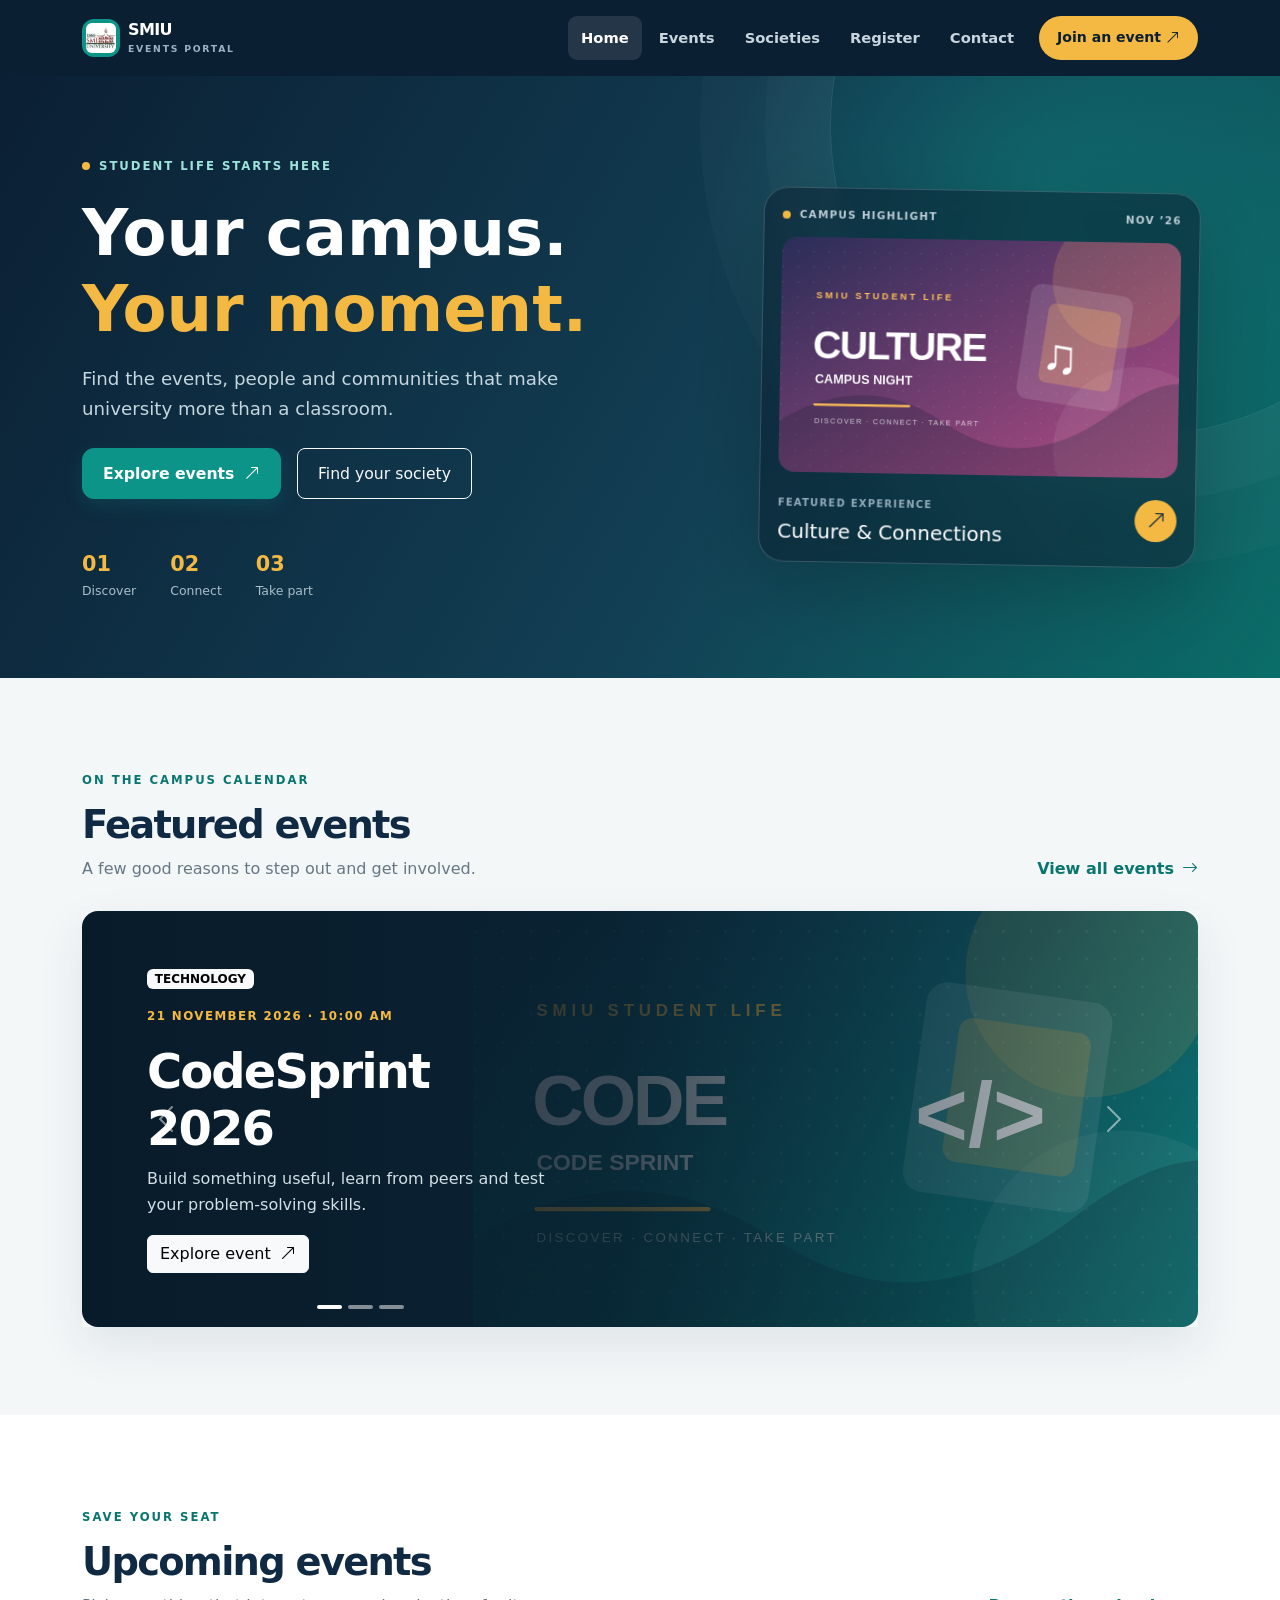
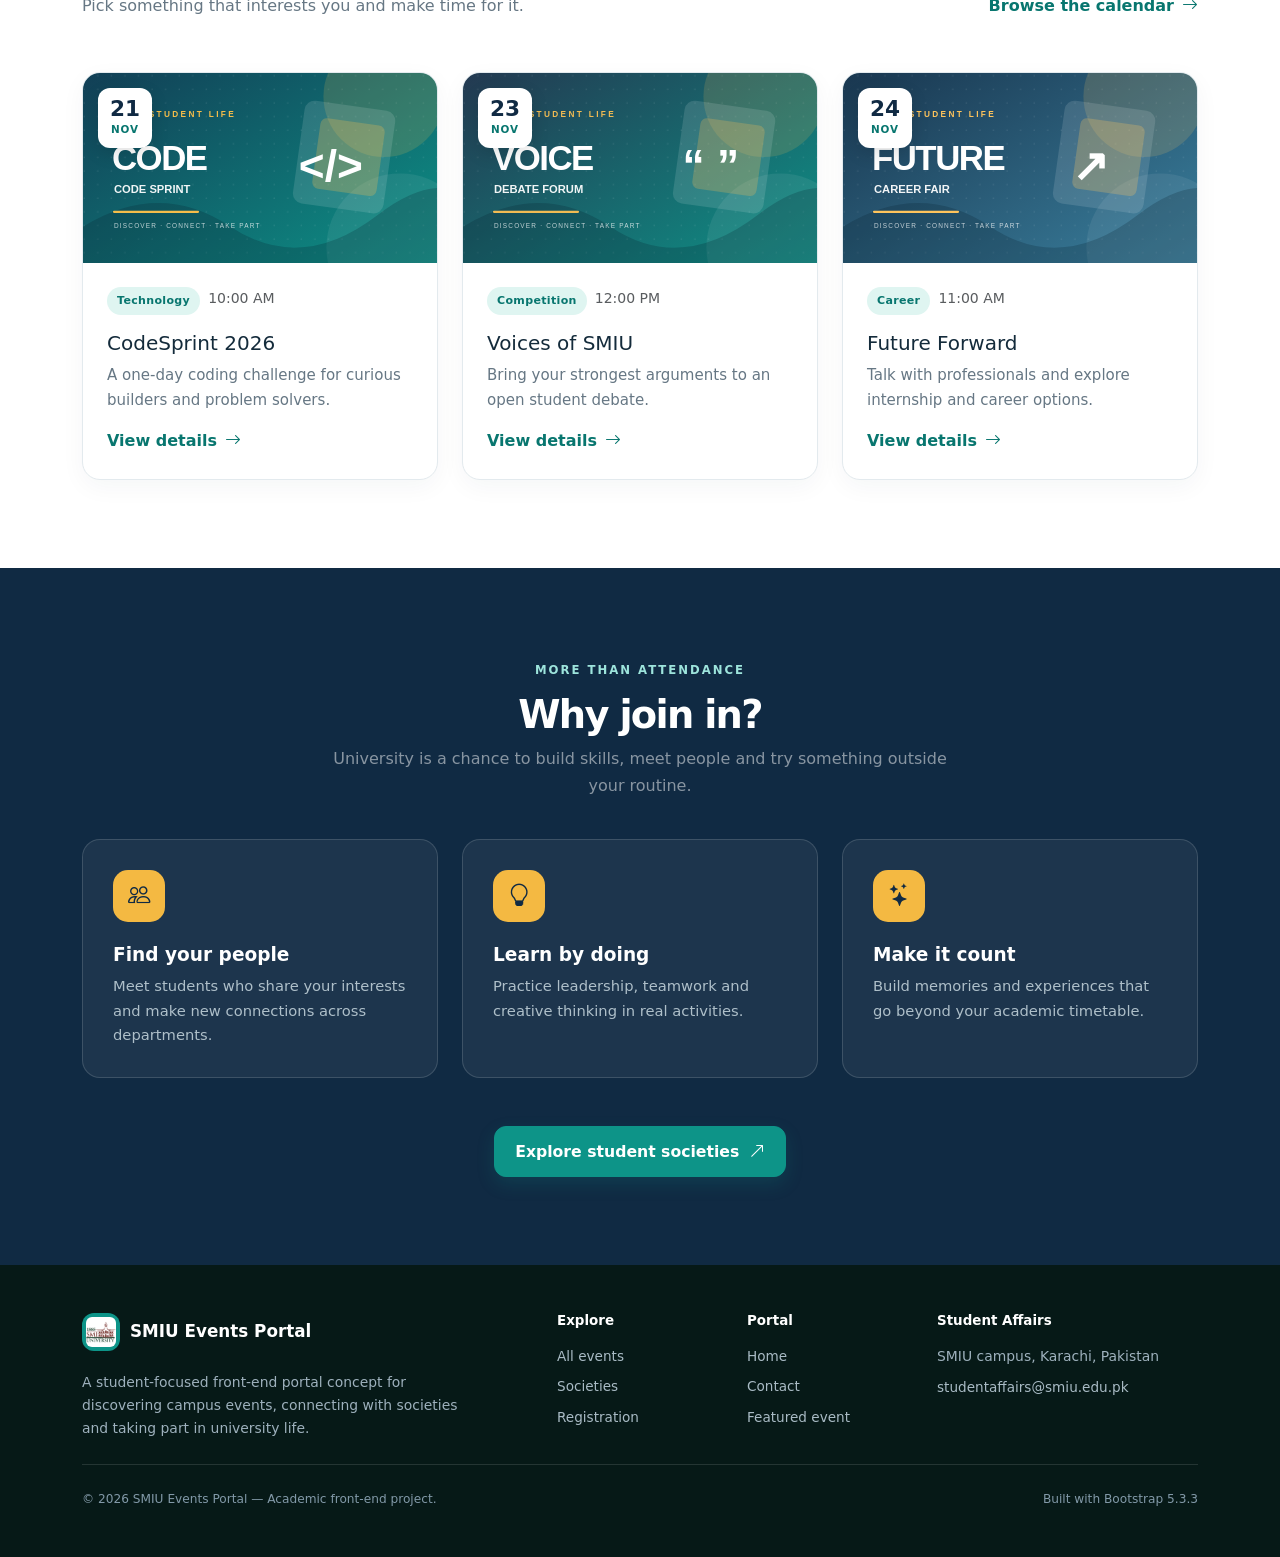
<file: index.html>
<!doctype html>
<html lang="en">
  <head>
    <meta charset="utf-8" />
    <meta name="viewport" content="width=device-width, initial-scale=1" />
    <meta
      name="description"
      content="Discover SMIU campus events, student societies, workshops and activities in one place."
    />
    <meta name="theme-color" content="#102a43" />
    <title>Discover campus life | SMIU Events Portal</title>
    <link rel="preconnect" href="https://cdn.jsdelivr.net" crossorigin />
    <link
      href="https://cdn.jsdelivr.net/npm/bootstrap@5.3.3/dist/css/bootstrap.min.css"
      rel="stylesheet"
      integrity="sha384-QWTKZyjpPEjISv5WaRU9OFeRpok6YctnYmDr5pNlyT2bRjXh0JMhjY6hW+ALEwIH"
      crossorigin="anonymous"
    />
    <link
      href="https://cdn.jsdelivr.net/npm/bootstrap-icons@1.11.3/font/bootstrap-icons.min.css"
      rel="stylesheet"
    />
    <link href="css/style.css" rel="stylesheet" />
  </head>
  <body>
    <header>
      <nav class="navbar navbar-expand-lg navbar-dark portal-navbar">
        <div class="container">
          <a
            class="navbar-brand d-flex align-items-center gap-2"
            href="index.html"
            aria-label="SMIU Events Portal home"
          >
            <span class="brand-mark">
              <img
                class="rounded"
                src="./images/smiuLogo.png"
                alt="SMIU logo"
                width="30"
                height="30"
              />
            </span>
            <span class="brand-copy">SMIU <span>EVENTS PORTAL</span></span>
          </a>
          <button
            class="navbar-toggler"
            type="button"
            data-bs-toggle="collapse"
            data-bs-target="#mainNavigation"
            aria-controls="mainNavigation"
            aria-expanded="false"
            aria-label="Toggle navigation"
          >
            <span class="navbar-toggler-icon"></span>
          </button>
          <div class="collapse navbar-collapse" id="mainNavigation">
            <ul class="navbar-nav ms-auto align-items-lg-center gap-lg-1">
              <li class="nav-item">
                <a class="nav-link active" href="index.html" aria-current="page"
                  >Home</a
                >
              </li>
              <li class="nav-item">
                <a class="nav-link" href="events.html">Events</a>
              </li>
              <li class="nav-item">
                <a class="nav-link" href="societies.html">Societies</a>
              </li>
              <li class="nav-item">
                <a class="nav-link" href="register.html">Register</a>
              </li>
              <li class="nav-item">
                <a class="nav-link" href="contact.html">Contact</a>
              </li>
              <li class="nav-item ms-lg-2">
                <a class="btn btn-nav-cta" href="register.html"
                  >Join an event
                  <i class="bi bi-arrow-up-right" aria-hidden="true"></i
                ></a>
              </li>
            </ul>
          </div>
        </div>
      </nav>
    </header>
    <main>
      <section class="home-hero">
        <div class="hero-overlay"></div>
        <div class="container position-relative hero-content">
          <div class="row align-items-center min-vh-hero g-5">
            <div class="col-lg-7">
              <span class="eyebrow eyebrow-light"
                ><span class="eyebrow-dot"></span> Student life starts
                here</span
              >
              <h1 class="display-3 fw-bold text-white mt-3">
                Your campus.<br /><span class="text-highlight"
                  >Your moment.</span
                >
              </h1>
              <p class="hero-lead mt-3">
                Find the events, people and communities that make university
                more than a classroom.
              </p>
              <div class="d-flex flex-wrap gap-3 mt-4">
                <a class="btn btn-primary btn-lg" href="events.html"
                  >Explore events
                  <i class="bi bi-arrow-up-right ms-1" aria-hidden="true"></i
                ></a>
                <a class="btn btn-outline-light btn-lg" href="societies.html"
                  >Find your society</a
                >
              </div>
              <div class="hero-proof mt-5">
                <div><strong>01</strong><span>Discover</span></div>
                <div><strong>02</strong><span>Connect</span></div>
                <div><strong>03</strong><span>Take part</span></div>
              </div>
            </div>
            <div class="col-lg-5 d-none d-lg-block">
              <div class="hero-side-card">
                <div class="hero-side-top">
                  <span class="live-dot"></span> CAMPUS HIGHLIGHT
                  <span class="ms-auto">NOV ’26</span>
                </div>
                <img
                  src="images/culture-fest.svg"
                  alt="Illustration of a student cultural festival with stage lights and people"
                  class="img-fluid rounded-4"
                />
                <div
                  class="d-flex justify-content-between align-items-center mt-3"
                >
                  <div>
                    <span class="small-label">FEATURED EXPERIENCE</span>
                    <h2 class="h5 text-white mb-0 mt-1">
                      Culture &amp; Connections
                    </h2>
                  </div>
                  <a
                    class="round-arrow"
                    href="event-details.html"
                    aria-label="View featured event details"
                    ><i class="bi bi-arrow-up-right" aria-hidden="true"></i
                  ></a>
                </div>
              </div>
            </div>
          </div>
        </div>
      </section>

      <section class="section-pad bg-soft">
        <div class="container">
          <div
            class="section-heading d-flex flex-column flex-md-row justify-content-between align-items-md-end gap-3"
          >
            <div>
              <span class="eyebrow">On the campus calendar</span>
              <h2 class="section-title">Featured events</h2>
              <p class="section-subtitle">
                A few good reasons to step out and get involved.
              </p>
            </div>
            <a class="text-link" href="events.html"
              >View all events
              <i class="bi bi-arrow-right" aria-hidden="true"></i
            ></a>
          </div>
          <div
            id="featuredEvents"
            class="carousel slide featured-carousel mt-4"
            data-bs-ride="carousel"
            data-bs-interval="5000"
          >
            <div class="carousel-indicators">
              <button
                type="button"
                data-bs-target="#featuredEvents"
                data-bs-slide-to="0"
                class="active"
                aria-current="true"
                aria-label="Slide 1"
              ></button>
              <button
                type="button"
                data-bs-target="#featuredEvents"
                data-bs-slide-to="1"
                aria-label="Slide 2"
              ></button>
              <button
                type="button"
                data-bs-target="#featuredEvents"
                data-bs-slide-to="2"
                aria-label="Slide 3"
              ></button>
            </div>
            <div class="carousel-inner rounded-4 overflow-hidden">
              <div class="carousel-item active">
                <div class="feature-slide feature-slide-one">
                  <img
                    src="images/codefest.svg"
                    alt="Illustration of a coding competition with a laptop and code symbols"
                  />
                  <div class="feature-slide-content">
                    <span class="badge text-bg-light">TECHNOLOGY</span>
                    <p class="slide-date mt-3">21 NOVEMBER 2026 · 10:00 AM</p>
                    <h3>CodeSprint 2026</h3>
                    <p>
                      Build something useful, learn from peers and test your
                      problem-solving skills.
                    </p>
                    <a class="btn btn-light" href="event-details.html"
                      >Explore event
                      <i
                        class="bi bi-arrow-up-right ms-1"
                        aria-hidden="true"
                      ></i
                    ></a>
                  </div>
                </div>
              </div>
              <div class="carousel-item">
                <div class="feature-slide feature-slide-two">
                  <img
                    src="images/career-fair.svg"
                    alt="Illustration of a career fair with students and presentation booths"
                  />
                  <div class="feature-slide-content">
                    <span class="badge text-bg-light">CAREER</span>
                    <p class="slide-date mt-3">24 NOVEMBER 2026 · 11:00 AM</p>
                    <h3>Future Forward</h3>
                    <p>
                      Meet industry guests, ask better questions and explore
                      career paths.
                    </p>
                    <a class="btn btn-light" href="event-details.html"
                      >Explore event
                      <i
                        class="bi bi-arrow-up-right ms-1"
                        aria-hidden="true"
                      ></i
                    ></a>
                  </div>
                </div>
              </div>
              <div class="carousel-item">
                <div class="feature-slide feature-slide-three">
                  <img
                    src="images/culture-fest.svg"
                    alt="Illustration of a campus cultural night with colorful stage lighting"
                  />
                  <div class="feature-slide-content">
                    <span class="badge text-bg-light">CULTURE</span>
                    <p class="slide-date mt-3">28 NOVEMBER 2026 · 05:00 PM</p>
                    <h3>Culture &amp; Connections</h3>
                    <p>
                      An evening for music, food, creativity and the many
                      stories on campus.
                    </p>
                    <a class="btn btn-light" href="event-details.html"
                      >Explore event
                      <i
                        class="bi bi-arrow-up-right ms-1"
                        aria-hidden="true"
                      ></i
                    ></a>
                  </div>
                </div>
              </div>
            </div>
            <button
              class="carousel-control-prev"
              type="button"
              data-bs-target="#featuredEvents"
              data-bs-slide="prev"
            >
              <span class="carousel-control-prev-icon" aria-hidden="true"></span
              ><span class="visually-hidden">Previous</span>
            </button>
            <button
              class="carousel-control-next"
              type="button"
              data-bs-target="#featuredEvents"
              data-bs-slide="next"
            >
              <span class="carousel-control-next-icon" aria-hidden="true"></span
              ><span class="visually-hidden">Next</span>
            </button>
          </div>
        </div>
      </section>

      <section class="section-pad">
        <div class="container">
          <div
            class="section-heading d-flex flex-column flex-md-row justify-content-between align-items-md-end gap-3"
          >
            <div>
              <span class="eyebrow">Save your seat</span>
              <h2 class="section-title">Upcoming events</h2>
              <p class="section-subtitle">
                Pick something that interests you and make time for it.
              </p>
            </div>
            <a class="text-link" href="events.html"
              >Browse the calendar
              <i class="bi bi-arrow-right" aria-hidden="true"></i
            ></a>
          </div>
          <div class="row g-4 mt-2">
            <div class="col-md-6 col-lg-4">
              <article class="event-card h-100">
                <div class="event-image-wrap">
                  <img
                    src="images/codefest.svg"
                    alt="Illustrated artwork for CodeSprint coding competition"
                  /><span class="date-tile"
                    ><strong>21</strong><small>NOV</small></span
                  >
                </div>
                <div class="p-4">
                  <div class="d-flex gap-2 flex-wrap mb-3">
                    <span class="category-badge">Technology</span
                    ><span class="text-muted small">10:00 AM</span>
                  </div>
                  <h3 class="h5">CodeSprint 2026</h3>
                  <p class="card-copy">
                    A one-day coding challenge for curious builders and problem
                    solvers.
                  </p>
                  <a class="text-link" href="event-details.html"
                    >View details
                    <i class="bi bi-arrow-right" aria-hidden="true"></i
                  ></a>
                </div>
              </article>
            </div>
            <div class="col-md-6 col-lg-4">
              <article class="event-card h-100">
                <div class="event-image-wrap">
                  <img
                    src="images/debate.svg"
                    alt="Illustration of two microphones for a student debate"
                  /><span class="date-tile"
                    ><strong>23</strong><small>NOV</small></span
                  >
                </div>
                <div class="p-4">
                  <div class="d-flex gap-2 flex-wrap mb-3">
                    <span class="category-badge">Competition</span
                    ><span class="text-muted small">12:00 PM</span>
                  </div>
                  <h3 class="h5">Voices of SMIU</h3>
                  <p class="card-copy">
                    Bring your strongest arguments to an open student debate.
                  </p>
                  <a class="text-link" href="event-details.html"
                    >View details
                    <i class="bi bi-arrow-right" aria-hidden="true"></i
                  ></a>
                </div>
              </article>
            </div>
            <div class="col-md-6 col-lg-4">
              <article class="event-card h-100">
                <div class="event-image-wrap">
                  <img
                    src="images/career-fair.svg"
                    alt="Illustrated artwork for a student career fair"
                  /><span class="date-tile"
                    ><strong>24</strong><small>NOV</small></span
                  >
                </div>
                <div class="p-4">
                  <div class="d-flex gap-2 flex-wrap mb-3">
                    <span class="category-badge">Career</span
                    ><span class="text-muted small">11:00 AM</span>
                  </div>
                  <h3 class="h5">Future Forward</h3>
                  <p class="card-copy">
                    Talk with professionals and explore internship and career
                    options.
                  </p>
                  <a class="text-link" href="event-details.html"
                    >View details
                    <i class="bi bi-arrow-right" aria-hidden="true"></i
                  ></a>
                </div>
              </article>
            </div>
          </div>
        </div>
      </section>

      <section class="section-pad bg-navy text-white">
        <div class="container">
          <div class="text-center mx-auto section-intro">
            <span class="eyebrow eyebrow-light">More than attendance</span>
            <h2 class="section-title text-white">Why join in?</h2>
            <p class="section-subtitle text-white-50">
              University is a chance to build skills, meet people and try
              something outside your routine.
            </p>
          </div>
          <div class="row g-4 mt-3">
            <div class="col-md-4">
              <div class="why-card h-100">
                <span class="why-icon"
                  ><i class="bi bi-people" aria-hidden="true"></i
                ></span>
                <h3>Find your people</h3>
                <p>
                  Meet students who share your interests and make new
                  connections across departments.
                </p>
              </div>
            </div>
            <div class="col-md-4">
              <div class="why-card h-100">
                <span class="why-icon"
                  ><i class="bi bi-lightbulb" aria-hidden="true"></i
                ></span>
                <h3>Learn by doing</h3>
                <p>
                  Practice leadership, teamwork and creative thinking in real
                  activities.
                </p>
              </div>
            </div>
            <div class="col-md-4">
              <div class="why-card h-100">
                <span class="why-icon"
                  ><i class="bi bi-stars" aria-hidden="true"></i
                ></span>
                <h3>Make it count</h3>
                <p>
                  Build memories and experiences that go beyond your academic
                  timetable.
                </p>
              </div>
            </div>
          </div>
          <div class="text-center mt-5">
            <a class="btn btn-primary btn-lg" href="societies.html"
              >Explore student societies
              <i class="bi bi-arrow-up-right ms-1" aria-hidden="true"></i
            ></a>
          </div>
        </div>
      </section>
    </main>
    <footer class="portal-footer">
      <div class="container py-5">
        <div class="row g-4 align-items-start">
          <div class="col-lg-5">
            <a class="footer-brand" href="index.html"
              ><span class="brand-mark"
                ><img
                  class="rounded"
                  src="./images/smiuLogo.png"
                  alt="SMIU logo"
                  width="30"
                  height="30"
              /></span>
              SMIU Events Portal</a
            >
            <p class="footer-copy mt-3 mb-0">
              A student-focused front-end portal concept for discovering campus
              events, connecting with societies and taking part in university
              life.
            </p>
          </div>
          <div class="col-6 col-lg-2">
            <h2 class="footer-heading">Explore</h2>
            <a href="events.html">All events</a>
            <a href="societies.html">Societies</a>
            <a href="register.html">Registration</a>
          </div>
          <div class="col-6 col-lg-2">
            <h2 class="footer-heading">Portal</h2>
            <a href="index.html">Home</a>
            <a href="contact.html">Contact</a>
            <a href="event-details.html">Featured event</a>
          </div>
          <div class="col-lg-3">
            <h2 class="footer-heading">Student Affairs</h2>
            <p class="footer-copy mb-2">SMIU campus, Karachi, Pakistan</p>
            <a href="mailto:studentaffairs@smiu.edu.pk"
              >studentaffairs@smiu.edu.pk</a
            >
          </div>
        </div>
        <div
          class="footer-bottom mt-4 pt-4 d-flex flex-column flex-md-row justify-content-between gap-2"
        >
          <span
            >© <span data-current-year>2026</span> SMIU Events Portal — Academic
            front-end project.</span
          >
          <span>Built with Bootstrap 5.3.3</span>
        </div>
      </div>
    </footer>
    <script
      src="https://cdn.jsdelivr.net/npm/bootstrap@5.3.3/dist/js/bootstrap.bundle.min.js"
      integrity="sha384-YvpcrYf0tY3lHB60NNkmXc5s9fDVZLESaAA55NDzOxhy9GkcIdslK1eN7N6jIeHz"
      crossorigin="anonymous"
    ></script>
    <script src="js/main.js"></script>
  </body>
</html>
</file>
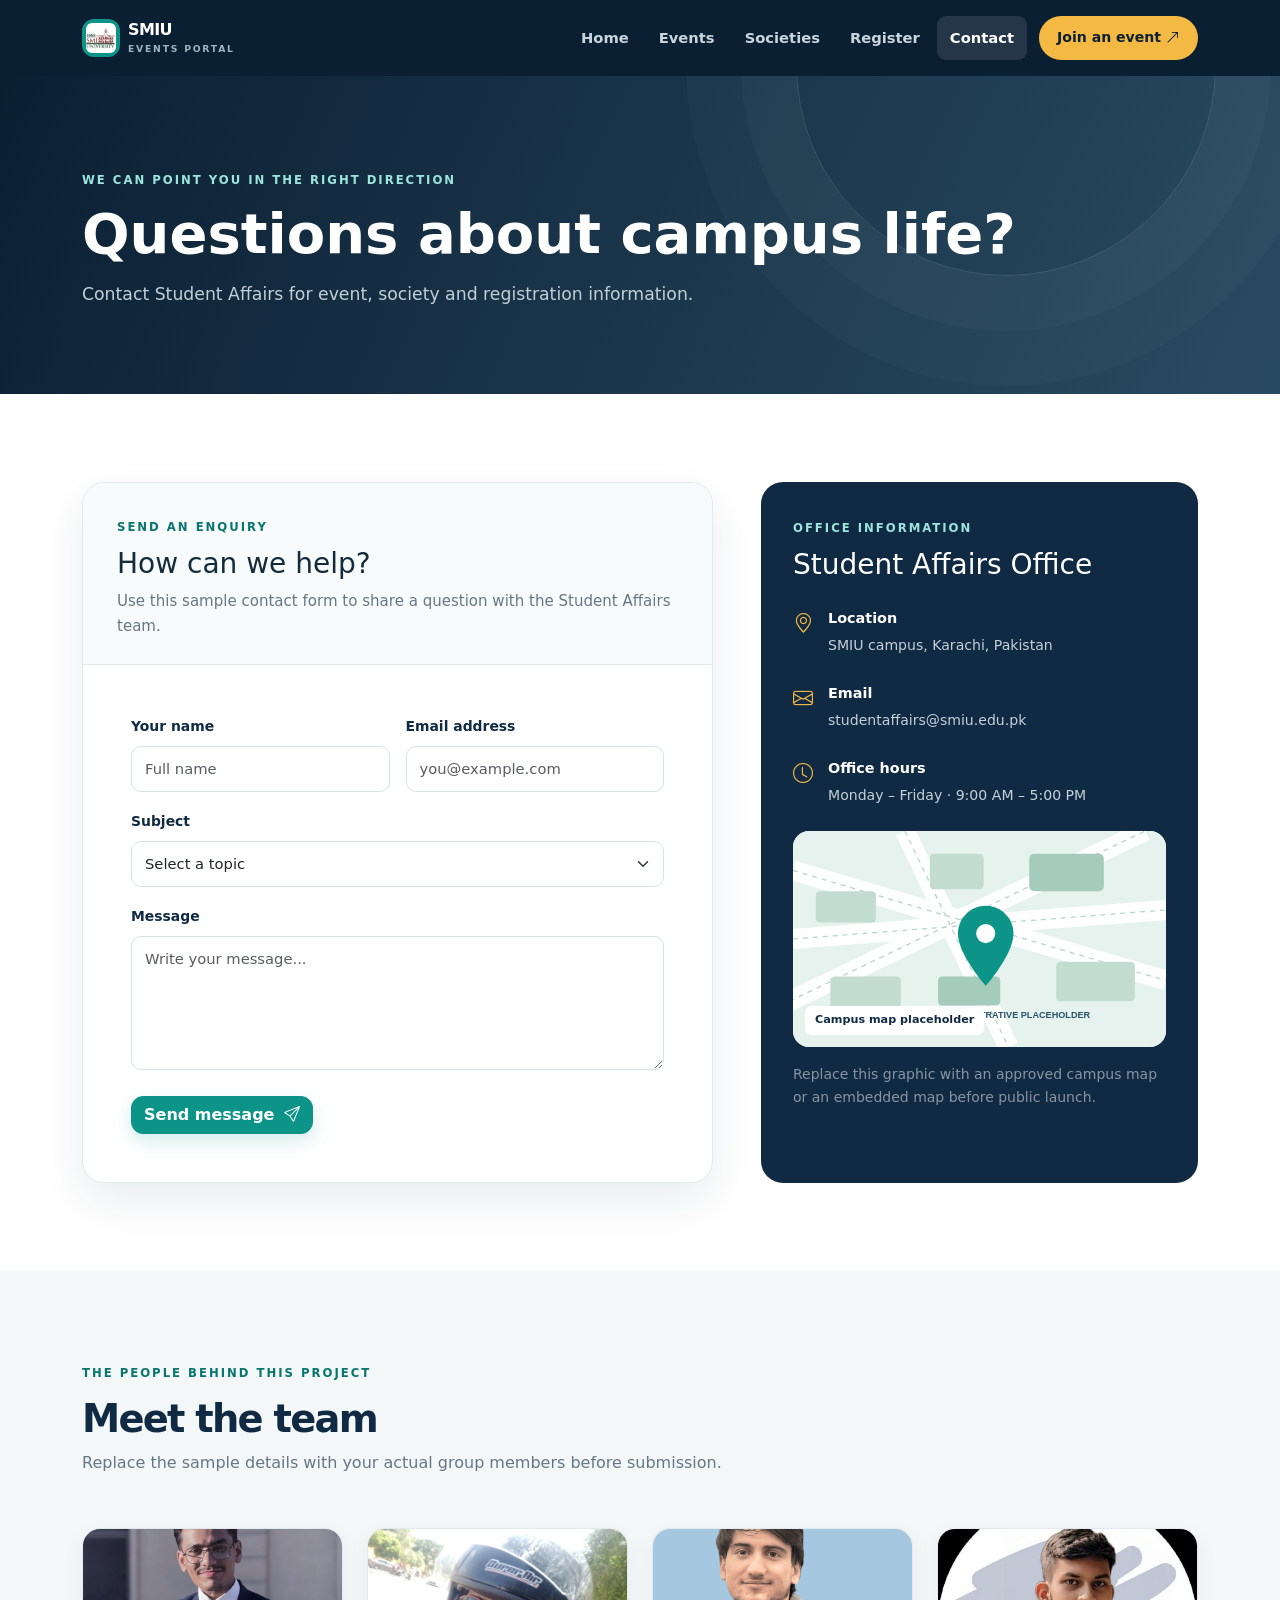
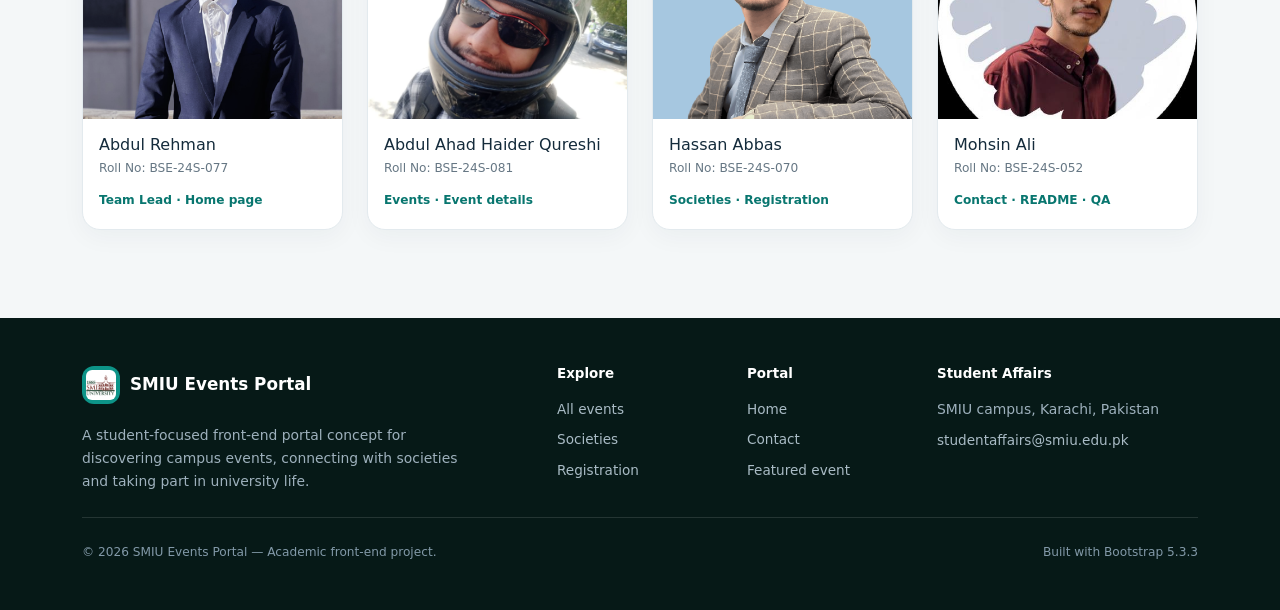
<file: contact.html>
<!doctype html>
<html lang="en">
  <head>
    <meta charset="utf-8" />
    <meta name="viewport" content="width=device-width, initial-scale=1" />
    <meta
      name="description"
      content="Contact the SMIU Student Affairs Office and view the student project team."
    />
    <meta name="theme-color" content="#102a43" />
    <title>Contact Student Affairs | SMIU Events Portal</title>
    <link rel="preconnect" href="https://cdn.jsdelivr.net" crossorigin />
    <link
      href="https://cdn.jsdelivr.net/npm/bootstrap@5.3.3/dist/css/bootstrap.min.css"
      rel="stylesheet"
      integrity="sha384-QWTKZyjpPEjISv5WaRU9OFeRpok6YctnYmDr5pNlyT2bRjXh0JMhjY6hW+ALEwIH"
      crossorigin="anonymous"
    />
    <link
      href="https://cdn.jsdelivr.net/npm/bootstrap-icons@1.11.3/font/bootstrap-icons.min.css"
      rel="stylesheet"
    />
    <link href="css/style.css" rel="stylesheet" />
  </head>
  <body>
    <header>
      <nav class="navbar navbar-expand-lg navbar-dark portal-navbar">
        <div class="container">
          <a
            class="navbar-brand d-flex align-items-center gap-2"
            href="index.html"
            aria-label="SMIU Events Portal home"
          >
            <span class="brand-mark"
              ><img
                class="rounded"
                src="./images/smiuLogo.png"
                alt="SMIU logo"
                width="30"
                height="30"
            /></span>
            <span class="brand-copy">SMIU <span>EVENTS PORTAL</span></span>
          </a>
          <button
            class="navbar-toggler"
            type="button"
            data-bs-toggle="collapse"
            data-bs-target="#mainNavigation"
            aria-controls="mainNavigation"
            aria-expanded="false"
            aria-label="Toggle navigation"
          >
            <span class="navbar-toggler-icon"></span>
          </button>
          <div class="collapse navbar-collapse" id="mainNavigation">
            <ul class="navbar-nav ms-auto align-items-lg-center gap-lg-1">
              <li class="nav-item">
                <a class="nav-link" href="index.html">Home</a>
              </li>
              <li class="nav-item">
                <a class="nav-link" href="events.html">Events</a>
              </li>
              <li class="nav-item">
                <a class="nav-link" href="societies.html">Societies</a>
              </li>
              <li class="nav-item">
                <a class="nav-link" href="register.html">Register</a>
              </li>
              <li class="nav-item">
                <a
                  class="nav-link active"
                  href="contact.html"
                  aria-current="page"
                  >Contact</a
                >
              </li>
              <li class="nav-item ms-lg-2">
                <a class="btn btn-nav-cta" href="register.html"
                  >Join an event
                  <i class="bi bi-arrow-up-right" aria-hidden="true"></i
                ></a>
              </li>
            </ul>
          </div>
        </div>
      </nav>
    </header>
    <main>
      <section class="page-hero page-hero-contact">
        <div class="container">
          <span class="eyebrow eyebrow-light"
            >We can point you in the right direction</span
          >
          <h1 class="display-4 fw-bold text-white mt-2">
            Questions about campus life?
          </h1>
          <p class="page-hero-copy">
            Contact Student Affairs for event, society and registration
            information.
          </p>
        </div>
      </section>
      <section class="section-pad">
        <div class="container">
          <div class="row g-5">
            <div class="col-lg-7">
              <div class="form-shell">
                <div class="form-shell-heading">
                  <span class="eyebrow">Send an enquiry</span>
                  <h2 class="h3 mt-2">How can we help?</h2>
                  <p class="body-copy mb-0">
                    Use this sample contact form to share a question with the
                    Student Affairs team.
                  </p>
                </div>
                <form class="p-4 p-lg-5" data-demo-form>
                  <div class="row g-3">
                    <div class="col-md-6">
                      <label for="contactName" class="form-label"
                        >Your name</label
                      ><input
                        class="form-control"
                        id="contactName"
                        name="name"
                        type="text"
                        placeholder="Full name"
                        required
                      />
                    </div>
                    <div class="col-md-6">
                      <label for="contactEmail" class="form-label"
                        >Email address</label
                      ><input
                        class="form-control"
                        id="contactEmail"
                        name="email"
                        type="email"
                        placeholder="you@example.com"
                        required
                      />
                    </div>
                    <div class="col-12">
                      <label for="contactSubject" class="form-label"
                        >Subject</label
                      ><select
                        class="form-select"
                        id="contactSubject"
                        name="subject"
                        required
                      >
                        <option value="" selected disabled>
                          Select a topic
                        </option>
                        <option>Event information</option>
                        <option>Society membership</option>
                        <option>Registration support</option>
                        <option>Other enquiry</option>
                      </select>
                    </div>
                    <div class="col-12">
                      <label for="contactMessage" class="form-label"
                        >Message</label
                      ><textarea
                        class="form-control"
                        id="contactMessage"
                        name="message"
                        rows="5"
                        placeholder="Write your message..."
                        required
                      ></textarea>
                    </div>
                    <div class="col-12">
                      <div class="form-feedback" aria-live="polite"></div>
                      <button type="submit" class="btn btn-primary">
                        Send message
                        <i class="bi bi-send ms-1" aria-hidden="true"></i>
                      </button>
                    </div>
                  </div>
                </form>
              </div>
            </div>
            <div class="col-lg-5">
              <div class="contact-info-panel">
                <span class="eyebrow eyebrow-light">Office information</span>
                <h2 class="h3 text-white mt-2">Student Affairs Office</h2>
                <div class="contact-detail">
                  <i class="bi bi-geo-alt" aria-hidden="true"></i>
                  <div>
                    <strong>Location</strong
                    ><span>SMIU campus, Karachi, Pakistan</span>
                  </div>
                </div>
                <div class="contact-detail">
                  <i class="bi bi-envelope" aria-hidden="true"></i>
                  <div>
                    <strong>Email</strong
                    ><a href="mailto:studentaffairs@smiu.edu.pk"
                      >studentaffairs@smiu.edu.pk</a
                    >
                  </div>
                </div>
                <div class="contact-detail">
                  <i class="bi bi-clock" aria-hidden="true"></i>
                  <div>
                    <strong>Office hours</strong
                    ><span>Monday – Friday · 9:00 AM – 5:00 PM</span>
                  </div>
                </div>
                <div class="map-placeholder mt-4">
                  <img
                    src="images/campus-map.svg"
                    alt="Illustrated map placeholder showing a route marker for the SMIU campus"
                  /><span>Campus map placeholder</span>
                </div>
                <p class="small text-white-50 mt-3 mb-0">
                  Replace this graphic with an approved campus map or an
                  embedded map before public launch.
                </p>
              </div>
            </div>
          </div>
        </div>
      </section>
      <section class="section-pad bg-soft">
        <div class="container">
          <div class="section-heading">
            <span class="eyebrow">The people behind this project</span>
            <h2 class="section-title">Meet the team</h2>
            <p class="section-subtitle">
              Replace the sample details with your actual group members before
              submission.
            </p>
          </div>
          <div class="row g-4 mt-2">
            <div class="col-sm-6 col-lg-3">
              <article class="team-card h-100">
                <img
                  src="images/abdulrehman.png"
                  alt="Illustrated profile placeholder for group member one"
                />
                <div class="p-3">
                  <h3 class="h6 mb-1">Abdul Rehman</h3>
                  <p class="team-roll mb-2">Roll No: BSE-24S-077</p>
                  <span class="team-role">Team Lead · Home page</span>
                </div>
              </article>
            </div>
            <div class="col-sm-6 col-lg-3">
              <article class="team-card h-100">
                <img
                  src="images/qureshi.jpeg"
                  alt="Illustrated profile placeholder for group member two"
                />
                <div class="p-3">
                  <h3 class="h6 mb-1">Abdul Ahad Haider Qureshi</h3>
                  <p class="team-roll mb-2">Roll No: BSE-24S-081</p>
                  <span class="team-role">Events · Event details</span>
                </div>
              </article>
            </div>
            <div class="col-sm-6 col-lg-3">
              <article class="team-card h-100">
                <img
                  src="images/hassan.png"
                  alt="Illustrated profile placeholder for group member three"
                />
                <div class="p-3">
                  <h3 class="h6 mb-1">Hassan Abbas</h3>
                  <p class="team-roll mb-2">Roll No: BSE-24S-070</p>
                  <span class="team-role">Societies · Registration</span>
                </div>
              </article>
            </div>
            <div class="col-sm-6 col-lg-3">
              <article class="team-card h-100">
                <img
                  src="images/mohsin.png"
                  alt="Illustrated profile placeholder for group member four"
                />
                <div class="p-3">
                  <h3 class="h6 mb-1">Mohsin Ali</h3>
                  <p class="team-roll mb-2">Roll No: BSE-24S-052</p>
                  <span class="team-role">Contact · README · QA</span>
                </div>
              </article>
            </div>
          </div>
        </div>
      </section>
    </main>
    <footer class="portal-footer">
      <div class="container py-5">
        <div class="row g-4 align-items-start">
          <div class="col-lg-5">
            <a class="footer-brand" href="index.html"
              ><span class="brand-mark"
                ><img
                  class="rounded"
                  src="./images/smiuLogo.png"
                  alt="SMIU logo"
                  width="30"
                  height="30"
              /></span>
              SMIU Events Portal</a
            >
            <p class="footer-copy mt-3 mb-0">
              A student-focused front-end portal concept for discovering campus
              events, connecting with societies and taking part in university
              life.
            </p>
          </div>
          <div class="col-6 col-lg-2">
            <h2 class="footer-heading">Explore</h2>
            <a href="events.html">All events</a>
            <a href="societies.html">Societies</a>
            <a href="register.html">Registration</a>
          </div>
          <div class="col-6 col-lg-2">
            <h2 class="footer-heading">Portal</h2>
            <a href="index.html">Home</a>
            <a href="contact.html">Contact</a>
            <a href="event-details.html">Featured event</a>
          </div>
          <div class="col-lg-3">
            <h2 class="footer-heading">Student Affairs</h2>
            <p class="footer-copy mb-2">SMIU campus, Karachi, Pakistan</p>
            <a href="mailto:studentaffairs@smiu.edu.pk"
              >studentaffairs@smiu.edu.pk</a
            >
          </div>
        </div>
        <div
          class="footer-bottom mt-4 pt-4 d-flex flex-column flex-md-row justify-content-between gap-2"
        >
          <span
            >© <span data-current-year>2026</span> SMIU Events Portal — Academic
            front-end project.</span
          >
          <span>Built with Bootstrap 5.3.3</span>
        </div>
      </div>
    </footer>
    <script
      src="https://cdn.jsdelivr.net/npm/bootstrap@5.3.3/dist/js/bootstrap.bundle.min.js"
      integrity="sha384-YvpcrYf0tY3lHB60NNkmXc5s9fDVZLESaAA55NDzOxhy9GkcIdslK1eN7N6jIeHz"
      crossorigin="anonymous"
    ></script>
    <script src="js/main.js"></script>
  </body>
</html>
</file>
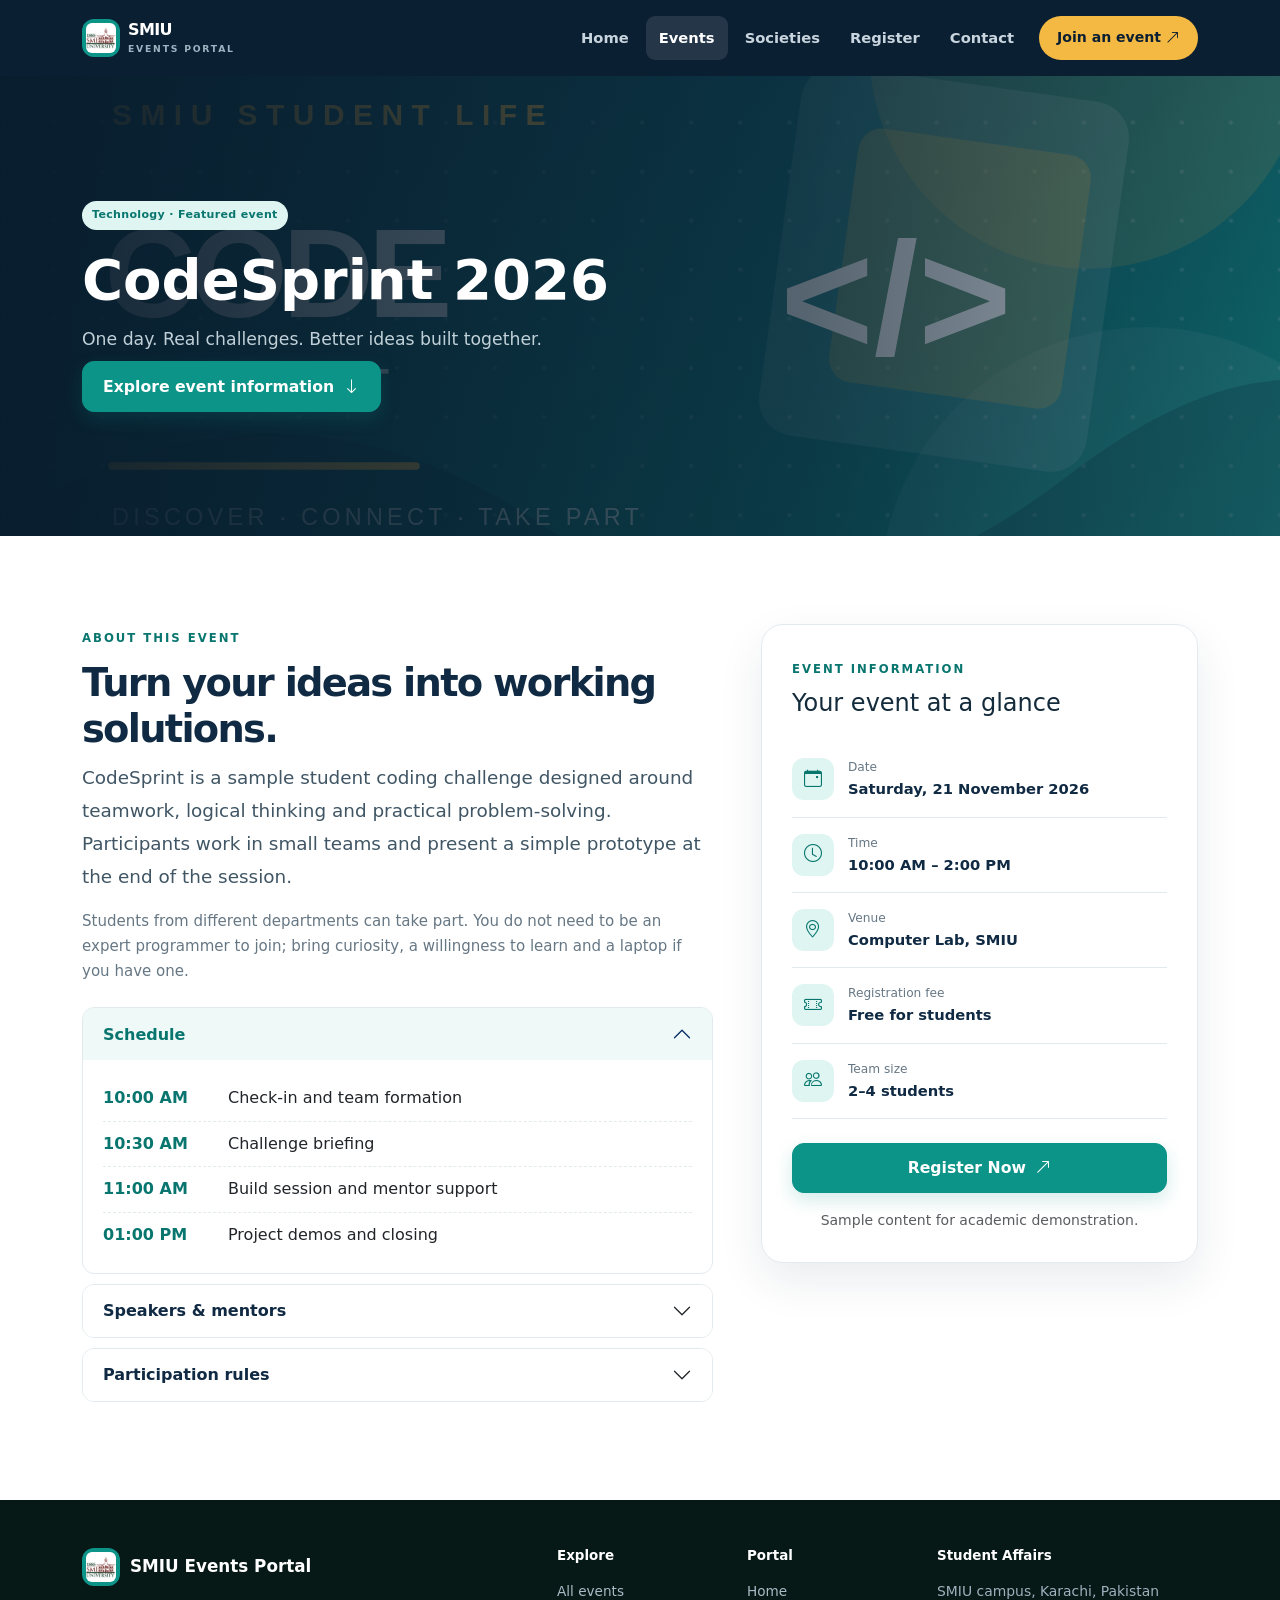
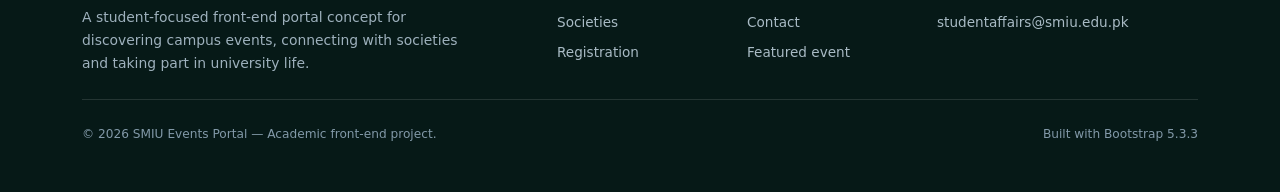
<file: event-details.html>
<!doctype html>
<html lang="en">
  <head>
    <meta charset="utf-8" />
    <meta name="viewport" content="width=device-width, initial-scale=1" />
    <meta
      name="description"
      content="Read event details and submit a sample registration for CodeSprint 2026."
    />
    <meta name="theme-color" content="#102a43" />
    <title>CodeSprint 2026 | SMIU Events Portal</title>
    <link rel="preconnect" href="https://cdn.jsdelivr.net" crossorigin />
    <link
      href="https://cdn.jsdelivr.net/npm/bootstrap@5.3.3/dist/css/bootstrap.min.css"
      rel="stylesheet"
      integrity="sha384-QWTKZyjpPEjISv5WaRU9OFeRpok6YctnYmDr5pNlyT2bRjXh0JMhjY6hW+ALEwIH"
      crossorigin="anonymous"
    />
    <link
      href="https://cdn.jsdelivr.net/npm/bootstrap-icons@1.11.3/font/bootstrap-icons.min.css"
      rel="stylesheet"
    />
    <link href="css/style.css" rel="stylesheet" />
  </head>
  <body>
    <header>
      <nav class="navbar navbar-expand-lg navbar-dark portal-navbar">
        <div class="container">
          <a
            class="navbar-brand d-flex align-items-center gap-2"
            href="index.html"
            aria-label="SMIU Events Portal home"
          >
            <span class="brand-mark"
              ><img
                class="rounded"
                src="./images/smiuLogo.png"
                alt="SMIU logo"
                width="30"
                height="30"
            /></span>
            <span class="brand-copy">SMIU <span>EVENTS PORTAL</span></span>
          </a>
          <button
            class="navbar-toggler"
            type="button"
            data-bs-toggle="collapse"
            data-bs-target="#mainNavigation"
            aria-controls="mainNavigation"
            aria-expanded="false"
            aria-label="Toggle navigation"
          >
            <span class="navbar-toggler-icon"></span>
          </button>
          <div class="collapse navbar-collapse" id="mainNavigation">
            <ul class="navbar-nav ms-auto align-items-lg-center gap-lg-1">
              <li class="nav-item">
                <a class="nav-link" href="index.html">Home</a>
              </li>
              <li class="nav-item">
                <a
                  class="nav-link active"
                  href="events.html"
                  aria-current="page"
                  >Events</a
                >
              </li>
              <li class="nav-item">
                <a class="nav-link" href="societies.html">Societies</a>
              </li>
              <li class="nav-item">
                <a class="nav-link" href="register.html">Register</a>
              </li>
              <li class="nav-item">
                <a class="nav-link" href="contact.html">Contact</a>
              </li>
              <li class="nav-item ms-lg-2">
                <a class="btn btn-nav-cta" href="register.html"
                  >Join an event
                  <i class="bi bi-arrow-up-right" aria-hidden="true"></i
                ></a>
              </li>
            </ul>
          </div>
        </div>
      </nav>
    </header>
    <main>
      <section class="detail-banner">
        <img
          src="images/codefest.svg"
          alt="Large illustration for the CodeSprint student coding competition"
        />
        <div class="detail-banner-shade"></div>
        <div class="container detail-banner-content">
          <span class="category-badge">Technology · Featured event</span>
          <h1 class="display-4 text-white fw-bold mt-3">CodeSprint 2026</h1>
          <p class="page-hero-copy">
            One day. Real challenges. Better ideas built together.
          </p>
          <a class="btn btn-primary btn-lg mt-2" href="#event-information"
            >Explore event information
            <i class="bi bi-arrow-down ms-1" aria-hidden="true"></i
          ></a>
        </div>
      </section>
      <section class="section-pad" id="event-information">
        <div class="container">
          <div class="row g-5">
            <div class="col-lg-7">
              <span class="eyebrow">About this event</span>
              <h2 class="section-title">
                Turn your ideas into working solutions.
              </h2>
              <p class="content-lead">
                CodeSprint is a sample student coding challenge designed around
                teamwork, logical thinking and practical problem-solving.
                Participants work in small teams and present a simple prototype
                at the end of the session.
              </p>
              <p class="body-copy">
                Students from different departments can take part. You do not
                need to be an expert programmer to join; bring curiosity, a
                willingness to learn and a laptop if you have one.
              </p>
              <div class="accordion event-accordion mt-4" id="eventAccordion">
                <div class="accordion-item">
                  <h3 class="accordion-header">
                    <button
                      class="accordion-button"
                      type="button"
                      data-bs-toggle="collapse"
                      data-bs-target="#schedulePanel"
                      aria-expanded="true"
                      aria-controls="schedulePanel"
                    >
                      Schedule
                    </button>
                  </h3>
                  <div
                    id="schedulePanel"
                    class="accordion-collapse collapse show"
                    data-bs-parent="#eventAccordion"
                  >
                    <div class="accordion-body">
                      <ul class="timeline-list">
                        <li>
                          <strong>10:00 AM</strong
                          ><span>Check-in and team formation</span>
                        </li>
                        <li>
                          <strong>10:30 AM</strong
                          ><span>Challenge briefing</span>
                        </li>
                        <li>
                          <strong>11:00 AM</strong
                          ><span>Build session and mentor support</span>
                        </li>
                        <li>
                          <strong>01:00 PM</strong
                          ><span>Project demos and closing</span>
                        </li>
                      </ul>
                    </div>
                  </div>
                </div>
                <div class="accordion-item">
                  <h3 class="accordion-header">
                    <button
                      class="accordion-button collapsed"
                      type="button"
                      data-bs-toggle="collapse"
                      data-bs-target="#speakersPanel"
                      aria-expanded="false"
                      aria-controls="speakersPanel"
                    >
                      Speakers &amp; mentors
                    </button>
                  </h3>
                  <div
                    id="speakersPanel"
                    class="accordion-collapse collapse"
                    data-bs-parent="#eventAccordion"
                  >
                    <div class="accordion-body">
                      <p class="mb-0">
                        Mentor names and profiles will be announced by the
                        organizing team. The sample portal uses this section to
                        show where speaker details will appear.
                      </p>
                    </div>
                  </div>
                </div>
                <div class="accordion-item">
                  <h3 class="accordion-header">
                    <button
                      class="accordion-button collapsed"
                      type="button"
                      data-bs-toggle="collapse"
                      data-bs-target="#rulesPanel"
                      aria-expanded="false"
                      aria-controls="rulesPanel"
                    >
                      Participation rules
                    </button>
                  </h3>
                  <div
                    id="rulesPanel"
                    class="accordion-collapse collapse"
                    data-bs-parent="#eventAccordion"
                  >
                    <div class="accordion-body">
                      <ul class="mb-0">
                        <li>Register using your valid university details.</li>
                        <li>Arrive before the event begins.</li>
                        <li>Work respectfully with your teammates.</li>
                        <li>
                          Use your own work and credit any outside resources.
                        </li>
                      </ul>
                    </div>
                  </div>
                </div>
              </div>
            </div>
            <div class="col-lg-5">
              <aside class="event-info-card">
                <span class="eyebrow">Event information</span>
                <h2 class="h4 mt-2 mb-4">Your event at a glance</h2>
                <div class="info-row">
                  <span class="info-icon"
                    ><i class="bi bi-calendar-event" aria-hidden="true"></i
                  ></span>
                  <div>
                    <small>Date</small
                    ><strong>Saturday, 21 November 2026</strong>
                  </div>
                </div>
                <div class="info-row">
                  <span class="info-icon"
                    ><i class="bi bi-clock" aria-hidden="true"></i
                  ></span>
                  <div>
                    <small>Time</small><strong>10:00 AM – 2:00 PM</strong>
                  </div>
                </div>
                <div class="info-row">
                  <span class="info-icon"
                    ><i class="bi bi-geo-alt" aria-hidden="true"></i
                  ></span>
                  <div>
                    <small>Venue</small><strong>Computer Lab, SMIU</strong>
                  </div>
                </div>
                <div class="info-row">
                  <span class="info-icon"
                    ><i class="bi bi-ticket-perforated" aria-hidden="true"></i
                  ></span>
                  <div>
                    <small>Registration fee</small
                    ><strong>Free for students</strong>
                  </div>
                </div>
                <div class="info-row">
                  <span class="info-icon"
                    ><i class="bi bi-people" aria-hidden="true"></i
                  ></span>
                  <div>
                    <small>Team size</small><strong>2–4 students</strong>
                  </div>
                </div>
                <button
                  class="btn btn-primary btn-lg w-100 mt-4"
                  type="button"
                  data-bs-toggle="modal"
                  data-bs-target="#quickRegisterModal"
                >
                  Register Now
                  <i class="bi bi-arrow-up-right ms-1" aria-hidden="true"></i>
                </button>
                <p class="small text-muted text-center mt-3 mb-0">
                  Sample content for academic demonstration.
                </p>
              </aside>
            </div>
          </div>
        </div>
      </section>
      <div
        class="modal fade"
        id="quickRegisterModal"
        tabindex="-1"
        aria-labelledby="quickRegisterTitle"
        aria-hidden="true"
      >
        <div class="modal-dialog modal-dialog-centered">
          <div class="modal-content">
            <div class="modal-header">
              <div>
                <span class="eyebrow">Save your spot</span>
                <h2 class="modal-title h4" id="quickRegisterTitle">
                  Quick registration
                </h2>
              </div>
              <button
                type="button"
                class="btn-close"
                data-bs-dismiss="modal"
                aria-label="Close"
              ></button>
            </div>
            <form data-demo-form>
              <div class="modal-body">
                <p class="body-copy">
                  Enter your details. This front-end demo will show a
                  confirmation without sending data to a server.
                </p>
                <div class="mb-3">
                  <label for="quickName" class="form-label">Full name</label
                  ><input
                    class="form-control"
                    id="quickName"
                    name="name"
                    type="text"
                    placeholder="Enter your full name"
                    required
                  />
                </div>
                <div class="mb-3">
                  <label for="quickEmail" class="form-label"
                    >University email</label
                  ><input
                    class="form-control"
                    id="quickEmail"
                    name="email"
                    type="email"
                    placeholder="name@student.smiu.edu.pk"
                    required
                  />
                </div>
                <input type="hidden" name="event" value="CodeSprint 2026" />
                <div class="form-feedback" aria-live="polite"></div>
              </div>
              <div class="modal-footer">
                <button
                  type="button"
                  class="btn btn-outline-secondary"
                  data-bs-dismiss="modal"
                >
                  Cancel</button
                ><button type="submit" class="btn btn-primary">
                  Submit registration
                </button>
              </div>
            </form>
          </div>
        </div>
      </div>
    </main>
    <footer class="portal-footer">
      <div class="container py-5">
        <div class="row g-4 align-items-start">
          <div class="col-lg-5">
            <a class="footer-brand" href="index.html"
              ><span class="brand-mark"
                ><img
                  class="rounded"
                  src="./images/smiuLogo.png"
                  alt="SMIU logo"
                  width="30"
                  height="30"
              /></span>
              SMIU Events Portal</a
            >
            <p class="footer-copy mt-3 mb-0">
              A student-focused front-end portal concept for discovering campus
              events, connecting with societies and taking part in university
              life.
            </p>
          </div>
          <div class="col-6 col-lg-2">
            <h2 class="footer-heading">Explore</h2>
            <a href="events.html">All events</a>
            <a href="societies.html">Societies</a>
            <a href="register.html">Registration</a>
          </div>
          <div class="col-6 col-lg-2">
            <h2 class="footer-heading">Portal</h2>
            <a href="index.html">Home</a>
            <a href="contact.html">Contact</a>
            <a href="event-details.html">Featured event</a>
          </div>
          <div class="col-lg-3">
            <h2 class="footer-heading">Student Affairs</h2>
            <p class="footer-copy mb-2">SMIU campus, Karachi, Pakistan</p>
            <a href="mailto:studentaffairs@smiu.edu.pk"
              >studentaffairs@smiu.edu.pk</a
            >
          </div>
        </div>
        <div
          class="footer-bottom mt-4 pt-4 d-flex flex-column flex-md-row justify-content-between gap-2"
        >
          <span
            >© <span data-current-year>2026</span> SMIU Events Portal — Academic
            front-end project.</span
          >
          <span>Built with Bootstrap 5.3.3</span>
        </div>
      </div>
    </footer>
    <script
      src="https://cdn.jsdelivr.net/npm/bootstrap@5.3.3/dist/js/bootstrap.bundle.min.js"
      integrity="sha384-YvpcrYf0tY3lHB60NNkmXc5s9fDVZLESaAA55NDzOxhy9GkcIdslK1eN7N6jIeHz"
      crossorigin="anonymous"
    ></script>
    <script src="js/main.js"></script>
  </body>
</html>
</file>
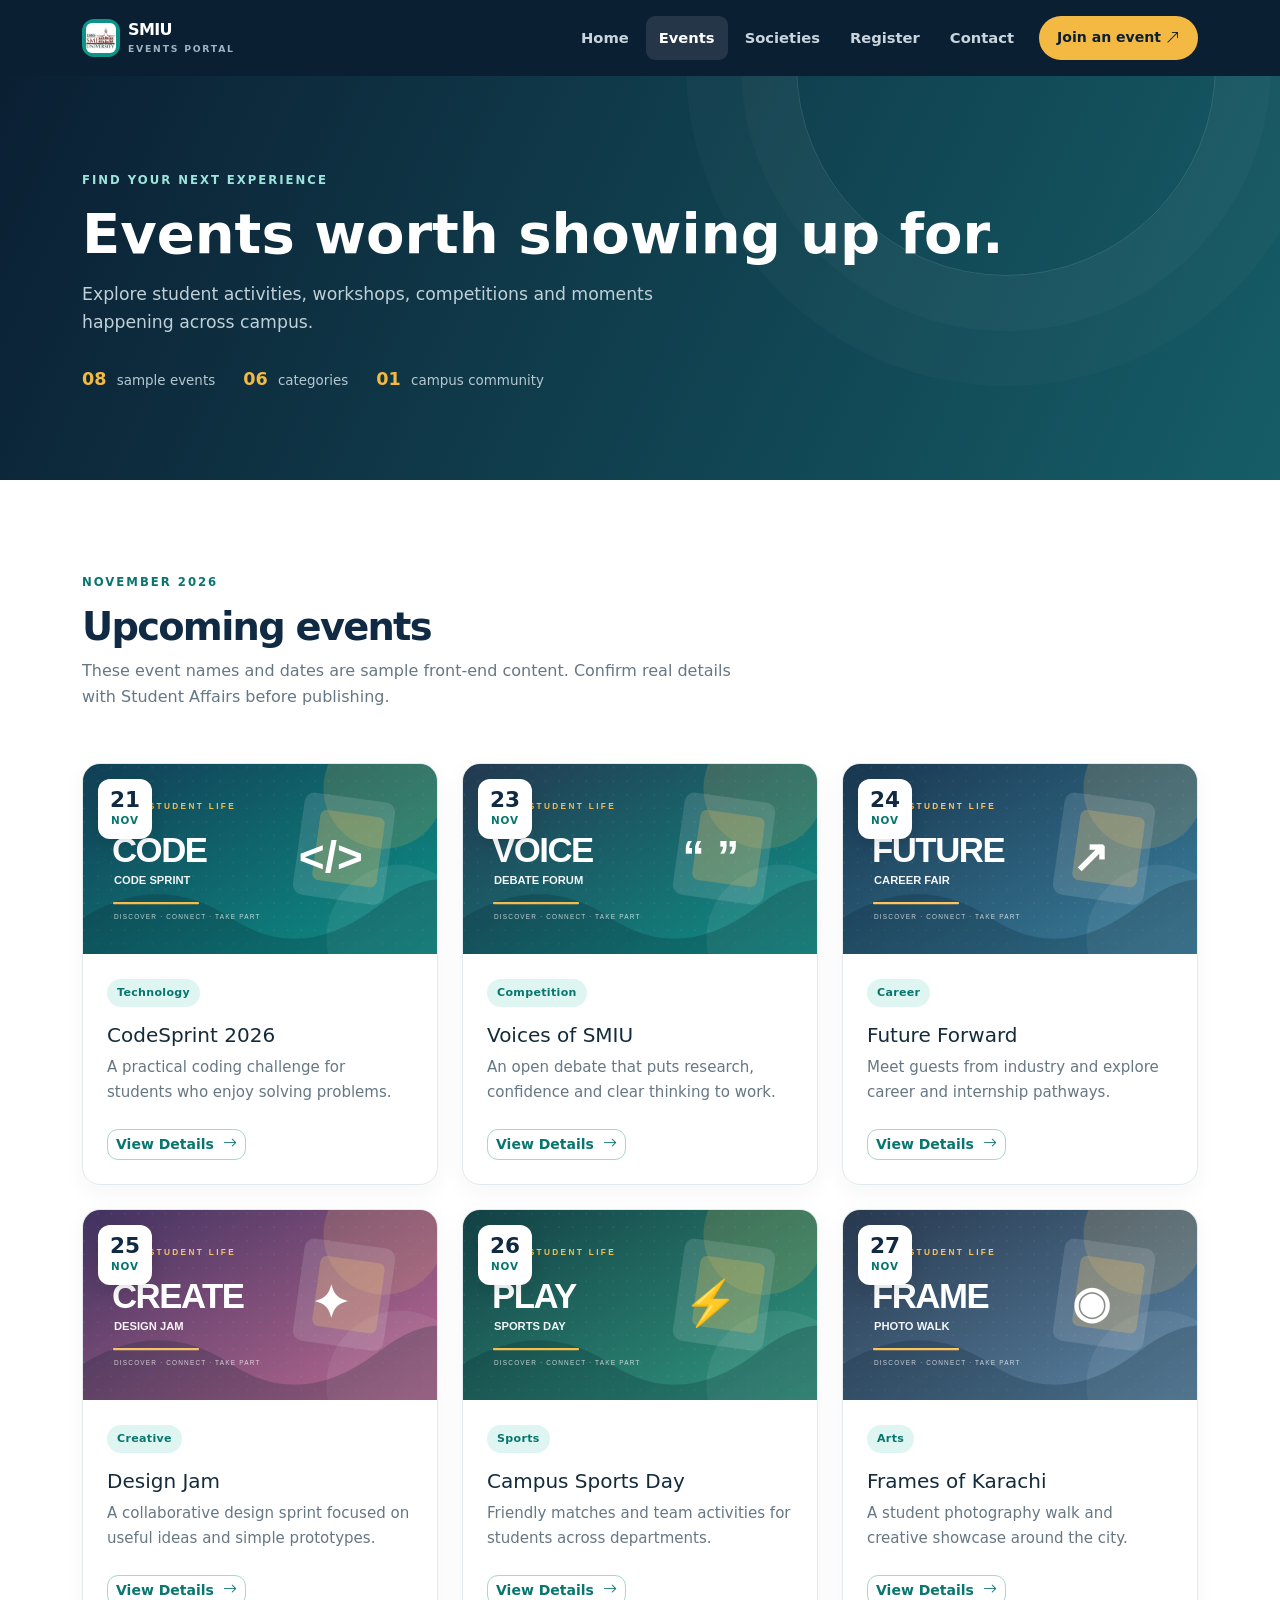
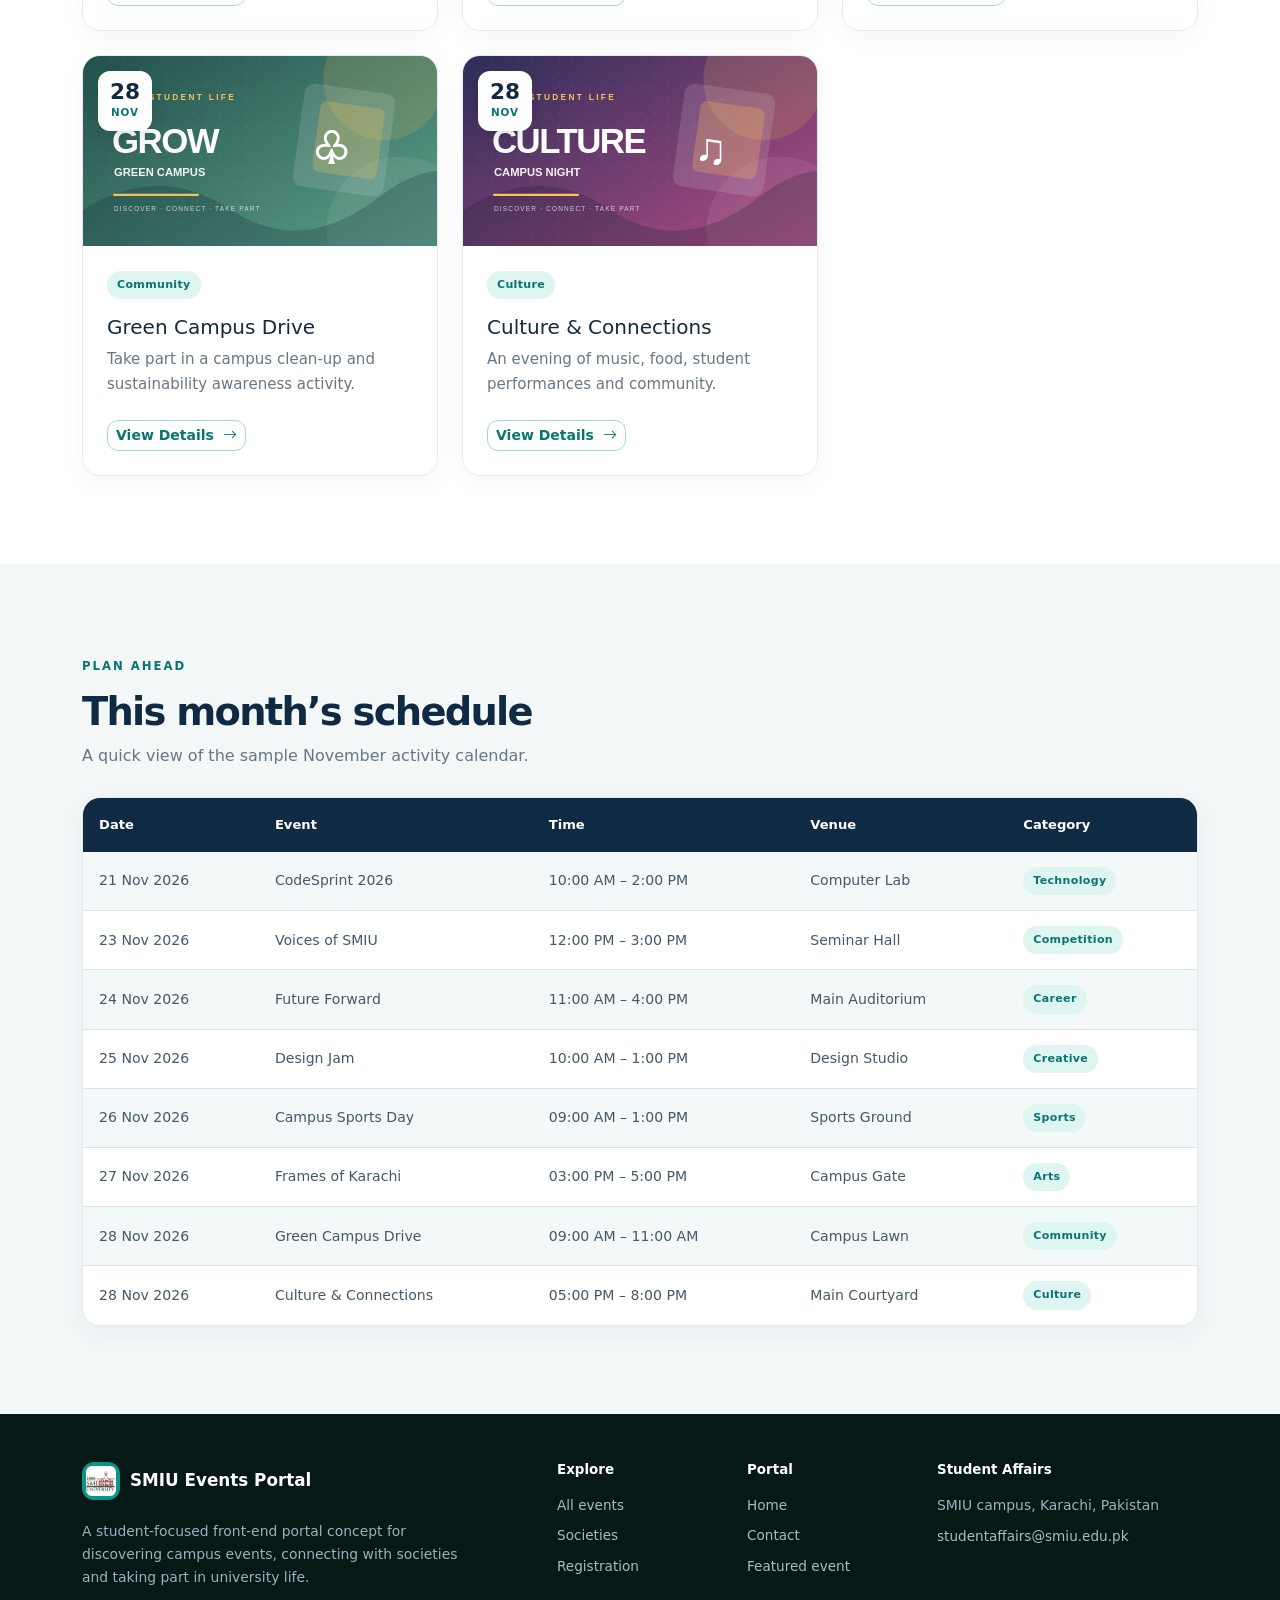
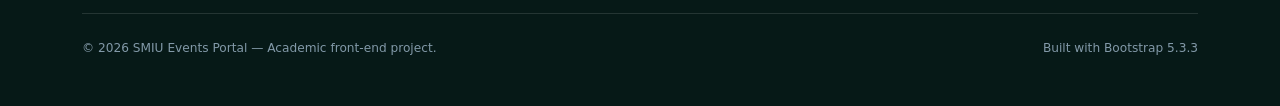
<file: events.html>
<!doctype html>
<html lang="en">
  <head>
    <meta charset="utf-8" />
    <meta name="viewport" content="width=device-width, initial-scale=1" />
    <meta
      name="description"
      content="Browse upcoming SMIU student events, workshops, competitions and campus activities."
    />
    <meta name="theme-color" content="#102a43" />
    <title>All campus events | SMIU Events Portal</title>
    <link rel="preconnect" href="https://cdn.jsdelivr.net" crossorigin />
    <link
      href="https://cdn.jsdelivr.net/npm/bootstrap@5.3.3/dist/css/bootstrap.min.css"
      rel="stylesheet"
      integrity="sha384-QWTKZyjpPEjISv5WaRU9OFeRpok6YctnYmDr5pNlyT2bRjXh0JMhjY6hW+ALEwIH"
      crossorigin="anonymous"
    />
    <link
      href="https://cdn.jsdelivr.net/npm/bootstrap-icons@1.11.3/font/bootstrap-icons.min.css"
      rel="stylesheet"
    />
    <link href="css/style.css" rel="stylesheet" />
  </head>
  <body>
    <header>
      <nav class="navbar navbar-expand-lg navbar-dark portal-navbar">
        <div class="container">
          <a
            class="navbar-brand d-flex align-items-center gap-2"
            href="index.html"
            aria-label="SMIU Events Portal home"
          >
            <span class="brand-mark"
              ><img
                class="rounded"
                src="./images/smiuLogo.png"
                alt="SMIU logo"
                width="30"
                height="30"
            /></span>
            <span class="brand-copy">SMIU <span>EVENTS PORTAL</span></span>
          </a>
          <button
            class="navbar-toggler"
            type="button"
            data-bs-toggle="collapse"
            data-bs-target="#mainNavigation"
            aria-controls="mainNavigation"
            aria-expanded="false"
            aria-label="Toggle navigation"
          >
            <span class="navbar-toggler-icon"></span>
          </button>
          <div class="collapse navbar-collapse" id="mainNavigation">
            <ul class="navbar-nav ms-auto align-items-lg-center gap-lg-1">
              <li class="nav-item">
                <a class="nav-link" href="index.html">Home</a>
              </li>
              <li class="nav-item">
                <a
                  class="nav-link active"
                  href="events.html"
                  aria-current="page"
                  >Events</a
                >
              </li>
              <li class="nav-item">
                <a class="nav-link" href="societies.html">Societies</a>
              </li>
              <li class="nav-item">
                <a class="nav-link" href="register.html">Register</a>
              </li>
              <li class="nav-item">
                <a class="nav-link" href="contact.html">Contact</a>
              </li>
              <li class="nav-item ms-lg-2">
                <a class="btn btn-nav-cta" href="register.html"
                  >Join an event
                  <i class="bi bi-arrow-up-right" aria-hidden="true"></i
                ></a>
              </li>
            </ul>
          </div>
        </div>
      </nav>
    </header>
    <main>
      <section class="page-hero page-hero-events">
        <div class="container">
          <span class="eyebrow eyebrow-light">Find your next experience</span>
          <h1 class="display-4 fw-bold text-white mt-2">
            Events worth showing up for.
          </h1>
          <p class="page-hero-copy">
            Explore student activities, workshops, competitions and moments
            happening across campus.
          </p>
          <div class="hero-stat-row">
            <span><strong>08</strong> sample events</span
            ><span><strong>06</strong> categories</span
            ><span><strong>01</strong> campus community</span>
          </div>
        </div>
      </section>
      <section class="section-pad">
        <div class="container">
          <div class="section-heading">
            <span class="eyebrow">November 2026</span>
            <h2 class="section-title">Upcoming events</h2>
            <p class="section-subtitle">
              These event names and dates are sample front-end content. Confirm
              real details with Student Affairs before publishing.
            </p>
          </div>
          <div class="row g-4 mt-2">
            <div class="col-12 col-sm-6 col-xl-4">
              <article class="event-card h-100">
                <div class="event-image-wrap object-fit-cover">
                  <img
                    src="images/codefest.svg"
                    alt="Illustration for CodeSprint 2026"
                  /><span class="date-tile"
                    ><strong>21</strong><small>NOV</small></span
                  >
                </div>
                <div class="p-3 p-lg-4">
                  <span class="category-badge mb-3">Technology</span>
                  <h2 class="h5">CodeSprint 2026</h2>
                  <p class="card-copy">
                    A practical coding challenge for students who enjoy solving
                    problems.
                  </p>
                  <a
                    class="btn btn-outline-primary btn-sm mt-2"
                    href="event-details.html"
                    >View Details
                    <i class="bi bi-arrow-right ms-1" aria-hidden="true"></i
                  ></a>
                </div>
              </article>
            </div>
            <div class="col-12 col-sm-6 col-xl-4">
              <article class="event-card h-100">
                <div class="event-image-wrap object-fit-cover">
                  <img
                    src="images/debate.svg"
                    alt="Illustration for Voices of SMIU"
                  /><span class="date-tile"
                    ><strong>23</strong><small>NOV</small></span
                  >
                </div>
                <div class="p-3 p-lg-4">
                  <span class="category-badge mb-3">Competition</span>
                  <h2 class="h5">Voices of SMIU</h2>
                  <p class="card-copy">
                    An open debate that puts research, confidence and clear
                    thinking to work.
                  </p>
                  <a
                    class="btn btn-outline-primary btn-sm mt-2"
                    href="event-details.html"
                    >View Details
                    <i class="bi bi-arrow-right ms-1" aria-hidden="true"></i
                  ></a>
                </div>
              </article>
            </div>
            <div class="col-12 col-sm-6 col-xl-4">
              <article class="event-card h-100">
                <div class="event-image-wrap object-fit-cover">
                  <img
                    src="images/career-fair.svg"
                    alt="Illustration for Future Forward"
                  /><span class="date-tile"
                    ><strong>24</strong><small>NOV</small></span
                  >
                </div>
                <div class="p-3 p-lg-4">
                  <span class="category-badge mb-3">Career</span>
                  <h2 class="h5">Future Forward</h2>
                  <p class="card-copy">
                    Meet guests from industry and explore career and internship
                    pathways.
                  </p>
                  <a
                    class="btn btn-outline-primary btn-sm mt-2"
                    href="event-details.html"
                    >View Details
                    <i class="bi bi-arrow-right ms-1" aria-hidden="true"></i
                  ></a>
                </div>
              </article>
            </div>
            <div class="col-12 col-sm-6 col-xl-4">
              <article class="event-card h-100">
                <div class="event-image-wrap object-fit-cover">
                  <img
                    src="images/design-jam.svg"
                    alt="Illustration for Design Jam"
                  /><span class="date-tile"
                    ><strong>25</strong><small>NOV</small></span
                  >
                </div>
                <div class="p-3 p-lg-4">
                  <span class="category-badge mb-3">Creative</span>
                  <h2 class="h5">Design Jam</h2>
                  <p class="card-copy">
                    A collaborative design sprint focused on useful ideas and
                    simple prototypes.
                  </p>
                  <a
                    class="btn btn-outline-primary btn-sm mt-2"
                    href="event-details.html"
                    >View Details
                    <i class="bi bi-arrow-right ms-1" aria-hidden="true"></i
                  ></a>
                </div>
              </article>
            </div>
            <div class="col-12 col-sm-6 col-xl-4">
              <article class="event-card h-100">
                <div class="event-image-wrap object-fit-cover">
                  <img
                    src="images/sports-day.svg"
                    alt="Illustration for Campus Sports Day"
                  /><span class="date-tile"
                    ><strong>26</strong><small>NOV</small></span
                  >
                </div>
                <div class="p-3 p-lg-4">
                  <span class="category-badge mb-3">Sports</span>
                  <h2 class="h5">Campus Sports Day</h2>
                  <p class="card-copy">
                    Friendly matches and team activities for students across
                    departments.
                  </p>
                  <a
                    class="btn btn-outline-primary btn-sm mt-2"
                    href="event-details.html"
                    >View Details
                    <i class="bi bi-arrow-right ms-1" aria-hidden="true"></i
                  ></a>
                </div>
              </article>
            </div>
            <div class="col-12 col-sm-6 col-xl-4">
              <article class="event-card h-100">
                <div class="event-image-wrap object-fit-cover">
                  <img
                    src="images/photography.svg"
                    alt="Illustration for Frames of Karachi"
                  /><span class="date-tile"
                    ><strong>27</strong><small>NOV</small></span
                  >
                </div>
                <div class="p-3 p-lg-4">
                  <span class="category-badge mb-3">Arts</span>
                  <h2 class="h5">Frames of Karachi</h2>
                  <p class="card-copy">
                    A student photography walk and creative showcase around the
                    city.
                  </p>
                  <a
                    class="btn btn-outline-primary btn-sm mt-2"
                    href="event-details.html"
                    >View Details
                    <i class="bi bi-arrow-right ms-1" aria-hidden="true"></i
                  ></a>
                </div>
              </article>
            </div>
            <div class="col-12 col-sm-6 col-xl-4">
              <article class="event-card h-100">
                <div class="event-image-wrap object-fit-cover">
                  <img
                    src="images/volunteer.svg"
                    alt="Illustration for Green Campus Drive"
                  /><span class="date-tile"
                    ><strong>28</strong><small>NOV</small></span
                  >
                </div>
                <div class="p-3 p-lg-4">
                  <span class="category-badge mb-3">Community</span>
                  <h2 class="h5">Green Campus Drive</h2>
                  <p class="card-copy">
                    Take part in a campus clean-up and sustainability awareness
                    activity.
                  </p>
                  <a
                    class="btn btn-outline-primary btn-sm mt-2"
                    href="event-details.html"
                    >View Details
                    <i class="bi bi-arrow-right ms-1" aria-hidden="true"></i
                  ></a>
                </div>
              </article>
            </div>
            <div class="col-12 col-sm-6 col-xl-4">
              <article class="event-card h-100">
                <div class="event-image-wrap object-fit-cover">
                  <img
                    src="images/culture-fest.svg"
                    alt="Illustration for Culture & Connections"
                  /><span class="date-tile"
                    ><strong>28</strong><small>NOV</small></span
                  >
                </div>
                <div class="p-3 p-lg-4">
                  <span class="category-badge mb-3">Culture</span>
                  <h2 class="h5">Culture & Connections</h2>
                  <p class="card-copy">
                    An evening of music, food, student performances and
                    community.
                  </p>
                  <a
                    class="btn btn-outline-primary btn-sm mt-2"
                    href="event-details.html"
                    >View Details
                    <i class="bi bi-arrow-right ms-1" aria-hidden="true"></i
                  ></a>
                </div>
              </article>
            </div>
          </div>
        </div>
      </section>
      <section class="section-pad bg-soft">
        <div class="container">
          <div class="section-heading">
            <span class="eyebrow">Plan ahead</span>
            <h2 class="section-title">This month’s schedule</h2>
            <p class="section-subtitle">
              A quick view of the sample November activity calendar.
            </p>
          </div>
          <div class="table-responsive schedule-table-wrap mt-4">
            <table class="table table-striped table-hover align-middle mb-0">
              <caption class="visually-hidden">
                Sample November 2026 campus events schedule
              </caption>
              <thead>
                <tr>
                  <th scope="col">Date</th>
                  <th scope="col">Event</th>
                  <th scope="col">Time</th>
                  <th scope="col">Venue</th>
                  <th scope="col">Category</th>
                </tr>
              </thead>
              <tbody>
                <tr>
                  <td>21 Nov 2026</td>
                  <td>CodeSprint 2026</td>
                  <td>10:00 AM – 2:00 PM</td>
                  <td>Computer Lab</td>
                  <td><span class="table-category">Technology</span></td>
                </tr>
                <tr>
                  <td>23 Nov 2026</td>
                  <td>Voices of SMIU</td>
                  <td>12:00 PM – 3:00 PM</td>
                  <td>Seminar Hall</td>
                  <td><span class="table-category">Competition</span></td>
                </tr>
                <tr>
                  <td>24 Nov 2026</td>
                  <td>Future Forward</td>
                  <td>11:00 AM – 4:00 PM</td>
                  <td>Main Auditorium</td>
                  <td><span class="table-category">Career</span></td>
                </tr>
                <tr>
                  <td>25 Nov 2026</td>
                  <td>Design Jam</td>
                  <td>10:00 AM – 1:00 PM</td>
                  <td>Design Studio</td>
                  <td><span class="table-category">Creative</span></td>
                </tr>
                <tr>
                  <td>26 Nov 2026</td>
                  <td>Campus Sports Day</td>
                  <td>09:00 AM – 1:00 PM</td>
                  <td>Sports Ground</td>
                  <td><span class="table-category">Sports</span></td>
                </tr>
                <tr>
                  <td>27 Nov 2026</td>
                  <td>Frames of Karachi</td>
                  <td>03:00 PM – 5:00 PM</td>
                  <td>Campus Gate</td>
                  <td><span class="table-category">Arts</span></td>
                </tr>
                <tr>
                  <td>28 Nov 2026</td>
                  <td>Green Campus Drive</td>
                  <td>09:00 AM – 11:00 AM</td>
                  <td>Campus Lawn</td>
                  <td><span class="table-category">Community</span></td>
                </tr>
                <tr>
                  <td>28 Nov 2026</td>
                  <td>Culture &amp; Connections</td>
                  <td>05:00 PM – 8:00 PM</td>
                  <td>Main Courtyard</td>
                  <td><span class="table-category">Culture</span></td>
                </tr>
              </tbody>
            </table>
          </div>
        </div>
      </section>
    </main>
    <footer class="portal-footer">
      <div class="container py-5">
        <div class="row g-4 align-items-start">
          <div class="col-lg-5">
            <a class="footer-brand" href="index.html"
              ><span class="brand-mark"
                ><img
                  class="rounded"
                  src="./images/smiuLogo.png"
                  alt="SMIU logo"
                  width="30"
                  height="30"
              /></span>
              SMIU Events Portal</a
            >
            <p class="footer-copy mt-3 mb-0">
              A student-focused front-end portal concept for discovering campus
              events, connecting with societies and taking part in university
              life.
            </p>
          </div>
          <div class="col-6 col-lg-2">
            <h2 class="footer-heading">Explore</h2>
            <a href="events.html">All events</a>
            <a href="societies.html">Societies</a>
            <a href="register.html">Registration</a>
          </div>
          <div class="col-6 col-lg-2">
            <h2 class="footer-heading">Portal</h2>
            <a href="index.html">Home</a>
            <a href="contact.html">Contact</a>
            <a href="event-details.html">Featured event</a>
          </div>
          <div class="col-lg-3">
            <h2 class="footer-heading">Student Affairs</h2>
            <p class="footer-copy mb-2">SMIU campus, Karachi, Pakistan</p>
            <a href="mailto:studentaffairs@smiu.edu.pk"
              >studentaffairs@smiu.edu.pk</a
            >
          </div>
        </div>
        <div
          class="footer-bottom mt-4 pt-4 d-flex flex-column flex-md-row justify-content-between gap-2"
        >
          <span
            >© <span data-current-year>2026</span> SMIU Events Portal — Academic
            front-end project.</span
          >
          <span>Built with Bootstrap 5.3.3</span>
        </div>
      </div>
    </footer>
    <script
      src="https://cdn.jsdelivr.net/npm/bootstrap@5.3.3/dist/js/bootstrap.bundle.min.js"
      integrity="sha384-YvpcrYf0tY3lHB60NNkmXc5s9fDVZLESaAA55NDzOxhy9GkcIdslK1eN7N6jIeHz"
      crossorigin="anonymous"
    ></script>
    <script src="js/main.js"></script>
  </body>
</html>
</file>
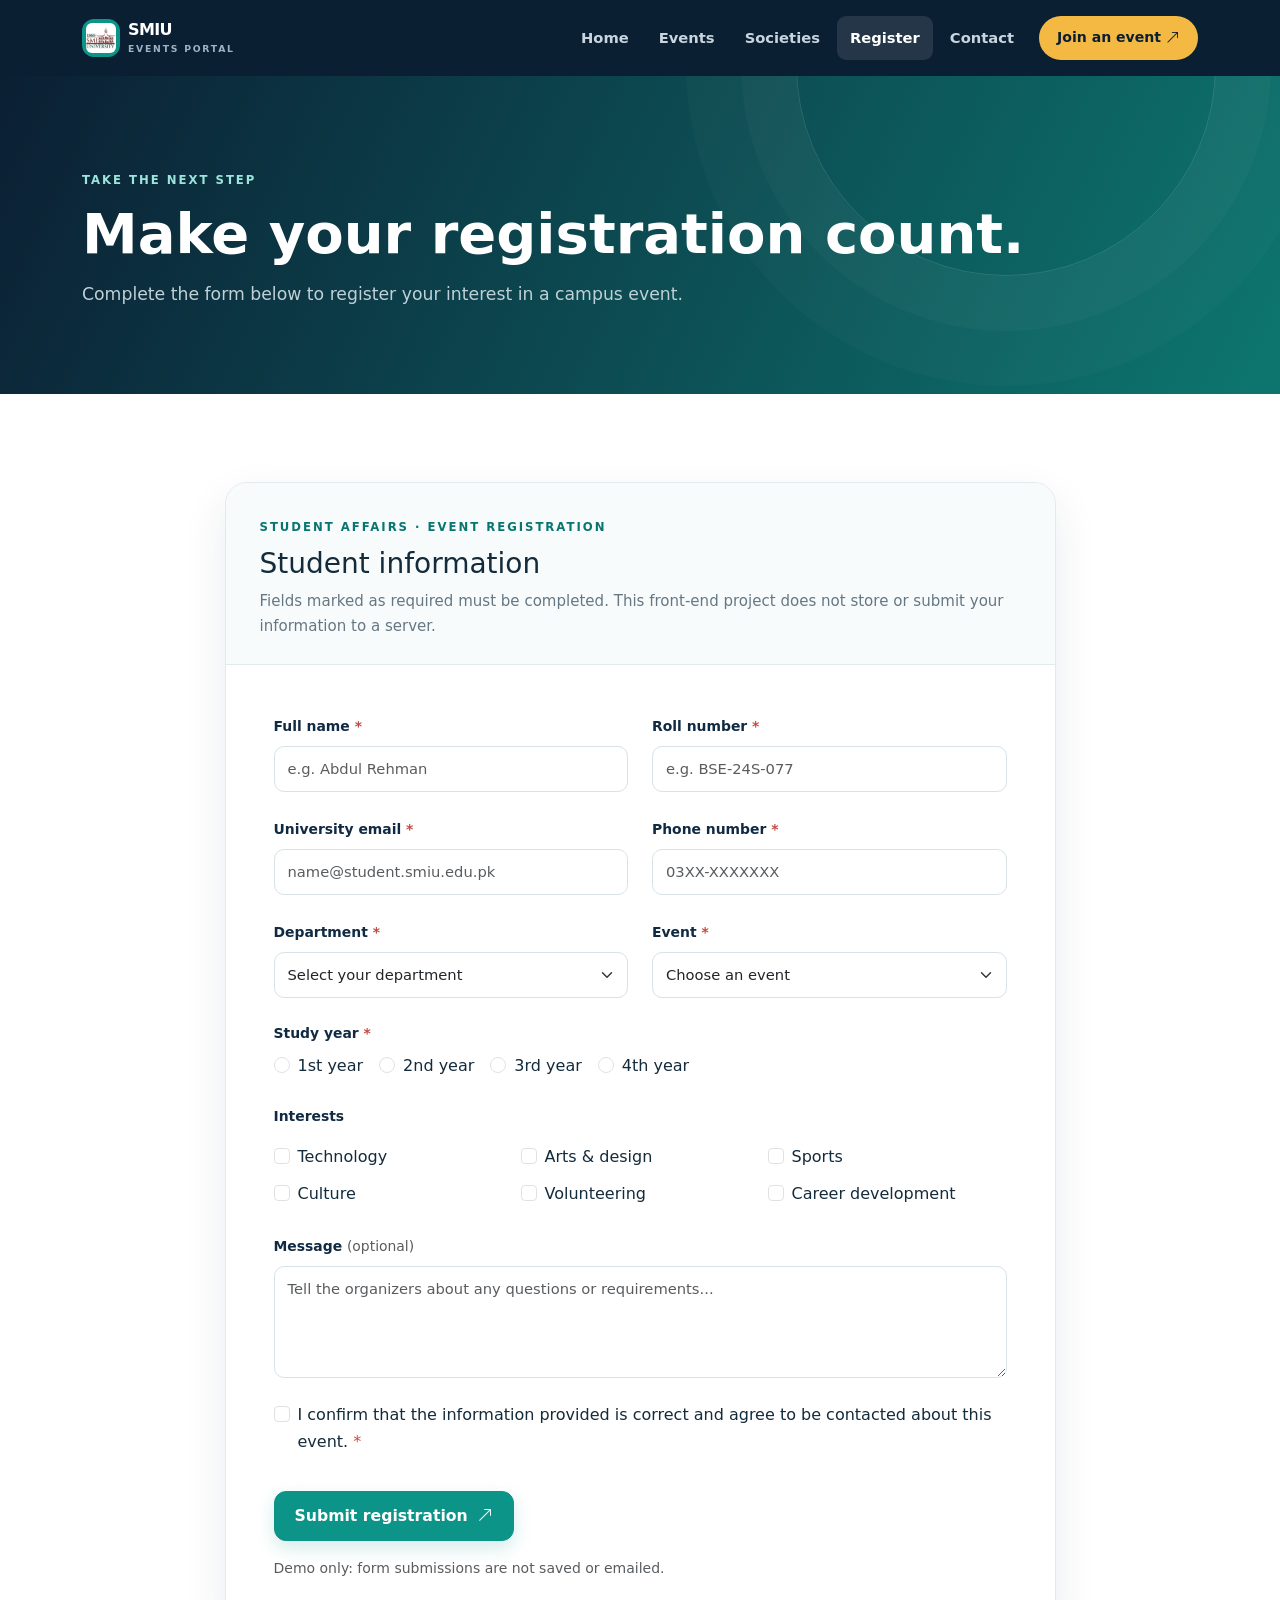
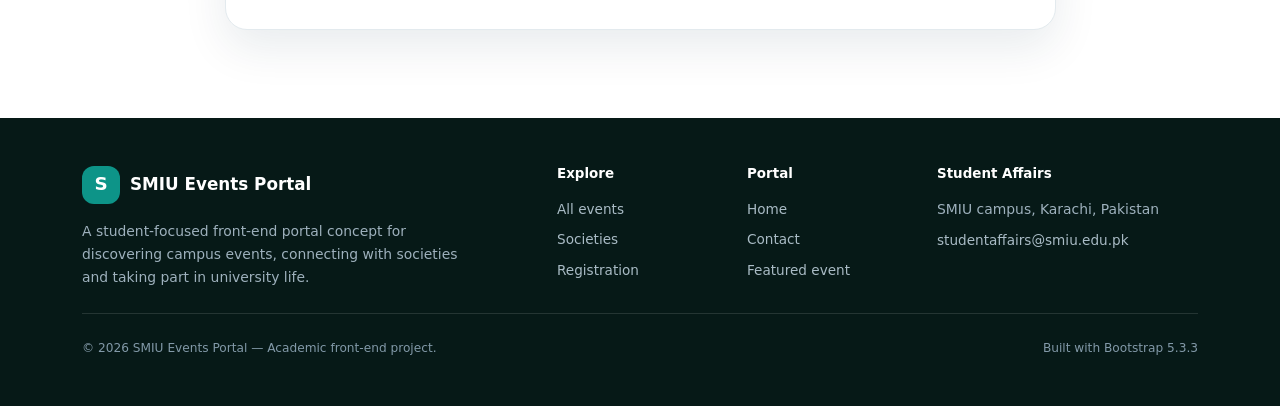
<file: register.html>
<!doctype html>
<html lang="en">
  <head>
    <meta charset="utf-8" />
    <meta name="viewport" content="width=device-width, initial-scale=1" />
    <meta
      name="description"
      content="Register your interest in an SMIU campus event using the sample student registration form."
    />
    <meta name="theme-color" content="#102a43" />
    <title>Student registration | SMIU Events Portal</title>
    <link rel="preconnect" href="https://cdn.jsdelivr.net" crossorigin />
    <link
      href="https://cdn.jsdelivr.net/npm/bootstrap@5.3.3/dist/css/bootstrap.min.css"
      rel="stylesheet"
      integrity="sha384-QWTKZyjpPEjISv5WaRU9OFeRpok6YctnYmDr5pNlyT2bRjXh0JMhjY6hW+ALEwIH"
      crossorigin="anonymous"
    />
    <link
      href="https://cdn.jsdelivr.net/npm/bootstrap-icons@1.11.3/font/bootstrap-icons.min.css"
      rel="stylesheet"
    />
    <link href="css/style.css" rel="stylesheet" />
  </head>
  <body>
    <header>
      <nav class="navbar navbar-expand-lg navbar-dark portal-navbar">
        <div class="container">
          <a
            class="navbar-brand d-flex align-items-center gap-2"
            href="index.html"
            aria-label="SMIU Events Portal home"
          >
            <span class="brand-mark"
              ><img
                class="rounded"
                src="./images/smiuLogo.png"
                alt="SMIU logo"
                width="30"
                height="30"
            /></span>
            <span class="brand-copy">SMIU <span>EVENTS PORTAL</span></span>
          </a>
          <button
            class="navbar-toggler"
            type="button"
            data-bs-toggle="collapse"
            data-bs-target="#mainNavigation"
            aria-controls="mainNavigation"
            aria-expanded="false"
            aria-label="Toggle navigation"
          >
            <span class="navbar-toggler-icon"></span>
          </button>
          <div class="collapse navbar-collapse" id="mainNavigation">
            <ul class="navbar-nav ms-auto align-items-lg-center gap-lg-1">
              <li class="nav-item">
                <a class="nav-link" href="index.html">Home</a>
              </li>
              <li class="nav-item">
                <a class="nav-link" href="events.html">Events</a>
              </li>
              <li class="nav-item">
                <a class="nav-link" href="societies.html">Societies</a>
              </li>
              <li class="nav-item">
                <a
                  class="nav-link active"
                  href="register.html"
                  aria-current="page"
                  >Register</a
                >
              </li>
              <li class="nav-item">
                <a class="nav-link" href="contact.html">Contact</a>
              </li>
              <li class="nav-item ms-lg-2">
                <a class="btn btn-nav-cta" href="register.html"
                  >Join an event
                  <i class="bi bi-arrow-up-right" aria-hidden="true"></i
                ></a>
              </li>
            </ul>
          </div>
        </div>
      </nav>
    </header>
    <main>
      <section class="page-hero page-hero-register">
        <div class="container">
          <span class="eyebrow eyebrow-light">Take the next step</span>
          <h1 class="display-4 fw-bold text-white mt-2">
            Make your registration count.
          </h1>
          <p class="page-hero-copy">
            Complete the form below to register your interest in a campus event.
          </p>
        </div>
      </section>
      <section class="section-pad">
        <div class="container">
          <div class="row justify-content-center">
            <div class="col-lg-10 col-xl-9">
              <div class="form-shell">
                <div class="form-shell-heading">
                  <span class="eyebrow"
                    >Student affairs · Event registration</span
                  >
                  <h2 class="h3 mt-2">Student information</h2>
                  <p class="body-copy mb-0">
                    Fields marked as required must be completed. This front-end
                    project does not store or submit your information to a
                    server.
                  </p>
                </div>
                <form class="p-4 p-lg-5" data-demo-form>
                  <div class="row g-4">
                    <div class="col-md-6">
                      <label for="fullName" class="form-label"
                        >Full name <span class="required-mark">*</span></label
                      ><input
                        type="text"
                        class="form-control"
                        id="fullName"
                        name="fullName"
                        placeholder="e.g. Abdul Rehman"
                        autocomplete="name"
                        required
                      />
                    </div>
                    <div class="col-md-6">
                      <label for="rollNumber" class="form-label"
                        >Roll number <span class="required-mark">*</span></label
                      ><input
                        type="text"
                        class="form-control"
                        id="rollNumber"
                        name="rollNumber"
                        placeholder="e.g. BSE-24S-077"
                        required
                      />
                    </div>
                    <div class="col-md-6">
                      <label for="studentEmail" class="form-label"
                        >University email
                        <span class="required-mark">*</span></label
                      ><input
                        type="email"
                        class="form-control"
                        id="studentEmail"
                        name="email"
                        placeholder="name@student.smiu.edu.pk"
                        autocomplete="email"
                        required
                      />
                    </div>
                    <div class="col-md-6">
                      <label for="phoneNumber" class="form-label"
                        >Phone number
                        <span class="required-mark">*</span></label
                      ><input
                        type="tel"
                        class="form-control"
                        id="phoneNumber"
                        name="phone"
                        placeholder="03XX-XXXXXXX"
                        pattern="[0-9+() -]{7,20}"
                        autocomplete="tel"
                        required
                      />
                    </div>
                    <div class="col-md-6">
                      <label for="department" class="form-label"
                        >Department <span class="required-mark">*</span></label
                      ><select
                        class="form-select"
                        id="department"
                        name="department"
                        required
                      >
                        <option value="" selected disabled>
                          Select your department
                        </option>
                        <option>Software Engineering</option>
                        <option>Computer Science</option>
                        <option>Business Administration</option>
                        <option>Media Studies</option>
                        <option>Artificial Intelligence</option>
                        <option>Other</option>
                      </select>
                    </div>
                    <div class="col-md-6">
                      <label for="eventChoice" class="form-label"
                        >Event <span class="required-mark">*</span></label
                      ><select
                        class="form-select"
                        id="eventChoice"
                        name="event"
                        required
                      >
                        <option value="" selected disabled>
                          Choose an event
                        </option>
                        <option>CodeSprint 2026</option>
                        <option>Voices of SMIU</option>
                        <option>Future Forward</option>
                        <option>Design Jam</option>
                        <option>Campus Sports Day</option>
                        <option>Frames of Karachi</option>
                        <option>Green Campus Drive</option>
                        <option>Culture &amp; Connections</option>
                      </select>
                    </div>
                    <fieldset class="col-12">
                      <legend class="form-label mb-2">
                        Study year <span class="required-mark">*</span>
                      </legend>
                      <div class="d-flex flex-wrap gap-3">
                        <div class="form-check">
                          <input
                            class="form-check-input"
                            type="radio"
                            name="studyYear"
                            id="year1"
                            value="1st year"
                            required
                          /><label class="form-check-label" for="year1"
                            >1st year</label
                          >
                        </div>
                        <div class="form-check">
                          <input
                            class="form-check-input"
                            type="radio"
                            name="studyYear"
                            id="year2"
                            value="2nd year"
                          /><label class="form-check-label" for="year2"
                            >2nd year</label
                          >
                        </div>
                        <div class="form-check">
                          <input
                            class="form-check-input"
                            type="radio"
                            name="studyYear"
                            id="year3"
                            value="3rd year"
                          /><label class="form-check-label" for="year3"
                            >3rd year</label
                          >
                        </div>
                        <div class="form-check">
                          <input
                            class="form-check-input"
                            type="radio"
                            name="studyYear"
                            id="year4"
                            value="4th year"
                          /><label class="form-check-label" for="year4"
                            >4th year</label
                          >
                        </div>
                      </div>
                    </fieldset>
                    <fieldset class="col-12">
                      <legend class="form-label mb-2">Interests</legend>
                      <div class="row g-2">
                        <div class="col-6 col-md-4">
                          <div class="form-check">
                            <input
                              class="form-check-input"
                              type="checkbox"
                              id="interestTech"
                              name="interests"
                              value="Technology"
                            /><label class="form-check-label" for="interestTech"
                              >Technology</label
                            >
                          </div>
                        </div>
                        <div class="col-6 col-md-4">
                          <div class="form-check">
                            <input
                              class="form-check-input"
                              type="checkbox"
                              id="interestArts"
                              name="interests"
                              value="Arts"
                            /><label class="form-check-label" for="interestArts"
                              >Arts &amp; design</label
                            >
                          </div>
                        </div>
                        <div class="col-6 col-md-4">
                          <div class="form-check">
                            <input
                              class="form-check-input"
                              type="checkbox"
                              id="interestSports"
                              name="interests"
                              value="Sports"
                            /><label
                              class="form-check-label"
                              for="interestSports"
                              >Sports</label
                            >
                          </div>
                        </div>
                        <div class="col-6 col-md-4">
                          <div class="form-check">
                            <input
                              class="form-check-input"
                              type="checkbox"
                              id="interestCulture"
                              name="interests"
                              value="Culture"
                            /><label
                              class="form-check-label"
                              for="interestCulture"
                              >Culture</label
                            >
                          </div>
                        </div>
                        <div class="col-6 col-md-4">
                          <div class="form-check">
                            <input
                              class="form-check-input"
                              type="checkbox"
                              id="interestVolunteering"
                              name="interests"
                              value="Volunteering"
                            /><label
                              class="form-check-label"
                              for="interestVolunteering"
                              >Volunteering</label
                            >
                          </div>
                        </div>
                        <div class="col-6 col-md-4">
                          <div class="form-check">
                            <input
                              class="form-check-input"
                              type="checkbox"
                              id="interestCareer"
                              name="interests"
                              value="Career"
                            /><label
                              class="form-check-label"
                              for="interestCareer"
                              >Career development</label
                            >
                          </div>
                        </div>
                      </div>
                    </fieldset>
                    <div class="col-12">
                      <label for="studentMessage" class="form-label"
                        >Message
                        <span class="text-muted fw-normal"
                          >(optional)</span
                        ></label
                      ><textarea
                        class="form-control"
                        id="studentMessage"
                        name="message"
                        rows="4"
                        placeholder="Tell the organizers about any questions or requirements..."
                      ></textarea>
                    </div>
                    <div class="col-12">
                      <div class="form-check">
                        <input
                          class="form-check-input"
                          type="checkbox"
                          id="termsAccepted"
                          name="terms"
                          required
                        /><label class="form-check-label" for="termsAccepted"
                          >I confirm that the information provided is correct
                          and agree to be contacted about this event.
                          <span class="required-mark">*</span></label
                        >
                      </div>
                    </div>
                    <div class="col-12">
                      <div class="form-feedback" aria-live="polite"></div>
                      <button type="submit" class="btn btn-primary btn-lg">
                        Submit registration
                        <i
                          class="bi bi-arrow-up-right ms-1"
                          aria-hidden="true"
                        ></i>
                      </button>
                      <p class="small text-muted mt-3 mb-0">
                        Demo only: form submissions are not saved or emailed.
                      </p>
                    </div>
                  </div>
                </form>
              </div>
            </div>
          </div>
        </div>
      </section>
    </main>
    <footer class="portal-footer">
      <div class="container py-5">
        <div class="row g-4 align-items-start">
          <div class="col-lg-5">
            <a class="footer-brand" href="index.html"
              ><span class="brand-mark">S</span> SMIU Events Portal</a
            >
            <p class="footer-copy mt-3 mb-0">
              A student-focused front-end portal concept for discovering campus
              events, connecting with societies and taking part in university
              life.
            </p>
          </div>
          <div class="col-6 col-lg-2">
            <h2 class="footer-heading">Explore</h2>
            <a href="events.html">All events</a>
            <a href="societies.html">Societies</a>
            <a href="register.html">Registration</a>
          </div>
          <div class="col-6 col-lg-2">
            <h2 class="footer-heading">Portal</h2>
            <a href="index.html">Home</a>
            <a href="contact.html">Contact</a>
            <a href="event-details.html">Featured event</a>
          </div>
          <div class="col-lg-3">
            <h2 class="footer-heading">Student Affairs</h2>
            <p class="footer-copy mb-2">SMIU campus, Karachi, Pakistan</p>
            <a href="mailto:studentaffairs@smiu.edu.pk"
              >studentaffairs@smiu.edu.pk</a
            >
          </div>
        </div>
        <div
          class="footer-bottom mt-4 pt-4 d-flex flex-column flex-md-row justify-content-between gap-2"
        >
          <span
            >© <span data-current-year>2026</span> SMIU Events Portal — Academic
            front-end project.</span
          >
          <span>Built with Bootstrap 5.3.3</span>
        </div>
      </div>
    </footer>
    <script
      src="https://cdn.jsdelivr.net/npm/bootstrap@5.3.3/dist/js/bootstrap.bundle.min.js"
      integrity="sha384-YvpcrYf0tY3lHB60NNkmXc5s9fDVZLESaAA55NDzOxhy9GkcIdslK1eN7N6jIeHz"
      crossorigin="anonymous"
    ></script>
    <script src="js/main.js"></script>
  </body>
</html>
</file>
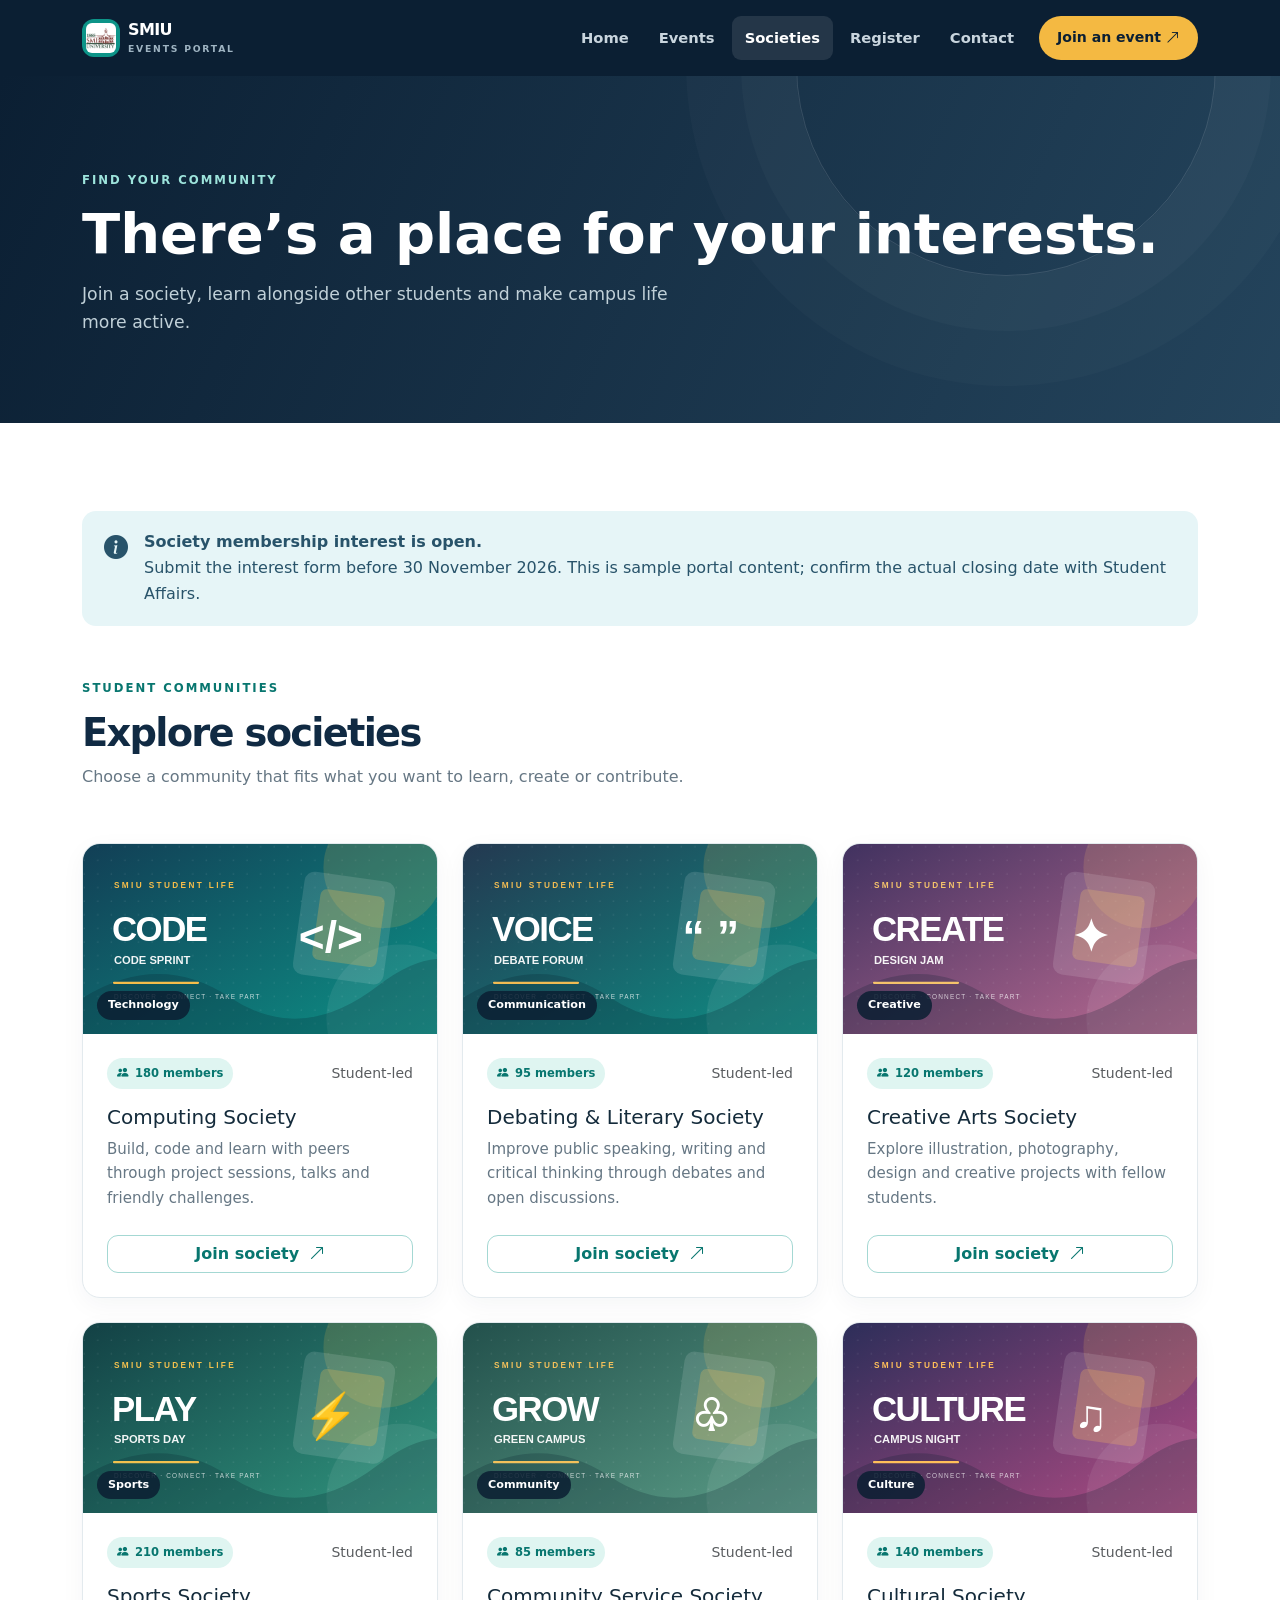
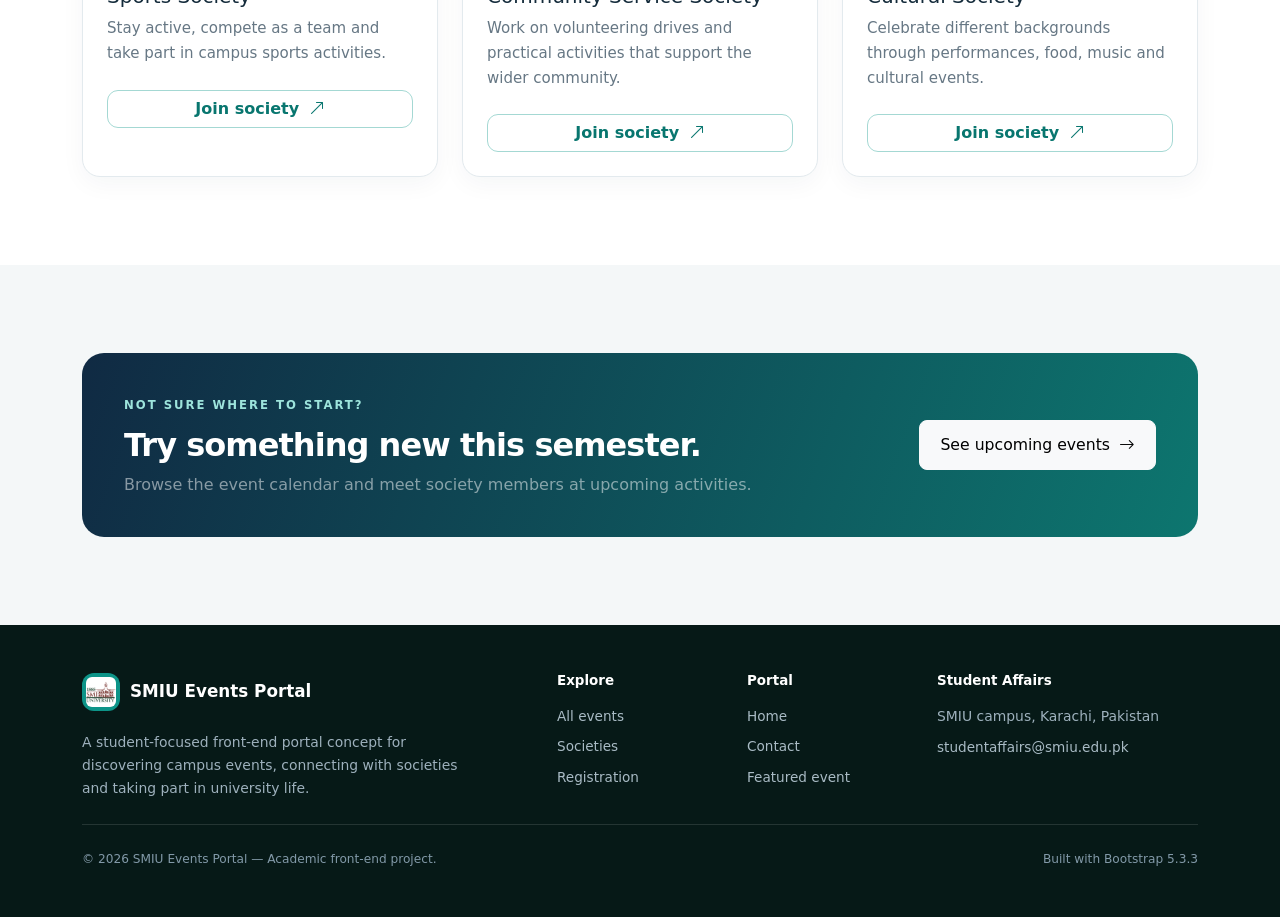
<file: societies.html>
<!doctype html>
<html lang="en">
  <head>
    <meta charset="utf-8" />
    <meta name="viewport" content="width=device-width, initial-scale=1" />
    <meta
      name="description"
      content="Explore student societies at SMIU and find a community that matches your interests."
    />
    <meta name="theme-color" content="#102a43" />
    <title>Student societies | SMIU Events Portal</title>
    <link rel="preconnect" href="https://cdn.jsdelivr.net" crossorigin />
    <link
      href="https://cdn.jsdelivr.net/npm/bootstrap@5.3.3/dist/css/bootstrap.min.css"
      rel="stylesheet"
      integrity="sha384-QWTKZyjpPEjISv5WaRU9OFeRpok6YctnYmDr5pNlyT2bRjXh0JMhjY6hW+ALEwIH"
      crossorigin="anonymous"
    />
    <link
      href="https://cdn.jsdelivr.net/npm/bootstrap-icons@1.11.3/font/bootstrap-icons.min.css"
      rel="stylesheet"
    />
    <link href="css/style.css" rel="stylesheet" />
  </head>
  <body>
    <header>
      <nav class="navbar navbar-expand-lg navbar-dark portal-navbar">
        <div class="container">
          <a
            class="navbar-brand d-flex align-items-center gap-2"
            href="index.html"
            aria-label="SMIU Events Portal home"
          >
            <span class="brand-mark"
              ><img
                class="rounded"
                src="./images/smiuLogo.png"
                alt="SMIU logo"
                width="30"
                height="30"
            /></span>
            <span class="brand-copy">SMIU <span>EVENTS PORTAL</span></span>
          </a>
          <button
            class="navbar-toggler"
            type="button"
            data-bs-toggle="collapse"
            data-bs-target="#mainNavigation"
            aria-controls="mainNavigation"
            aria-expanded="false"
            aria-label="Toggle navigation"
          >
            <span class="navbar-toggler-icon"></span>
          </button>
          <div class="collapse navbar-collapse" id="mainNavigation">
            <ul class="navbar-nav ms-auto align-items-lg-center gap-lg-1">
              <li class="nav-item">
                <a class="nav-link" href="index.html">Home</a>
              </li>
              <li class="nav-item">
                <a class="nav-link" href="events.html">Events</a>
              </li>
              <li class="nav-item">
                <a
                  class="nav-link active"
                  href="societies.html"
                  aria-current="page"
                  >Societies</a
                >
              </li>
              <li class="nav-item">
                <a class="nav-link" href="register.html">Register</a>
              </li>
              <li class="nav-item">
                <a class="nav-link" href="contact.html">Contact</a>
              </li>
              <li class="nav-item ms-lg-2">
                <a class="btn btn-nav-cta" href="register.html"
                  >Join an event
                  <i class="bi bi-arrow-up-right" aria-hidden="true"></i
                ></a>
              </li>
            </ul>
          </div>
        </div>
      </nav>
    </header>
    <main>
      <section class="page-hero page-hero-societies">
        <div class="container">
          <span class="eyebrow eyebrow-light">Find your community</span>
          <h1 class="display-4 fw-bold text-white mt-2">
            There’s a place for your interests.
          </h1>
          <p class="page-hero-copy">
            Join a society, learn alongside other students and make campus life
            more active.
          </p>
        </div>
      </section>
      <section class="section-pad">
        <div class="container">
          <div
            class="alert alert-info portal-alert d-flex align-items-start gap-3"
            role="alert"
          >
            <i class="bi bi-info-circle-fill fs-4" aria-hidden="true"></i>
            <div>
              <strong>Society membership interest is open.</strong><br />Submit
              the interest form before 30 November 2026. This is sample portal
              content; confirm the actual closing date with Student Affairs.
            </div>
          </div>
          <div class="section-heading mt-5">
            <span class="eyebrow">Student communities</span>
            <h2 class="section-title">Explore societies</h2>
            <p class="section-subtitle">
              Choose a community that fits what you want to learn, create or
              contribute.
            </p>
          </div>
          <div class="row g-4 mt-2">
            <div class="col-md-6 col-xl-4">
              <article class="society-card h-100">
                <div class="society-image">
                  <img
                    src="images/codefest.svg"
                    alt="Illustration representing Computing Society"
                  /><span class="society-type">Technology</span>
                </div>
                <div class="p-4">
                  <div
                    class="d-flex justify-content-between align-items-center gap-2 mb-3"
                  >
                    <span class="member-badge"
                      ><i class="bi bi-people-fill" aria-hidden="true"></i> 180
                      members</span
                    ><span class="small text-muted">Student-led</span>
                  </div>
                  <h2 class="h5">Computing Society</h2>
                  <p class="card-copy">
                    Build, code and learn with peers through project sessions,
                    talks and friendly challenges.
                  </p>
                  <a
                    class="btn btn-outline-primary w-100 mt-2"
                    href="register.html?interest=computing-society"
                    >Join society
                    <i class="bi bi-arrow-up-right ms-1" aria-hidden="true"></i
                  ></a>
                </div>
              </article>
            </div>
            <div class="col-md-6 col-xl-4">
              <article class="society-card h-100">
                <div class="society-image">
                  <img
                    src="images/debate.svg"
                    alt="Illustration representing Debating & Literary Society"
                  /><span class="society-type">Communication</span>
                </div>
                <div class="p-4">
                  <div
                    class="d-flex justify-content-between align-items-center gap-2 mb-3"
                  >
                    <span class="member-badge"
                      ><i class="bi bi-people-fill" aria-hidden="true"></i> 95
                      members</span
                    ><span class="small text-muted">Student-led</span>
                  </div>
                  <h2 class="h5">Debating & Literary Society</h2>
                  <p class="card-copy">
                    Improve public speaking, writing and critical thinking
                    through debates and open discussions.
                  </p>
                  <a
                    class="btn btn-outline-primary w-100 mt-2"
                    href="register.html?interest=debating-literary-society"
                    >Join society
                    <i class="bi bi-arrow-up-right ms-1" aria-hidden="true"></i
                  ></a>
                </div>
              </article>
            </div>
            <div class="col-md-6 col-xl-4">
              <article class="society-card h-100">
                <div class="society-image">
                  <img
                    src="images/design-jam.svg"
                    alt="Illustration representing Creative Arts Society"
                  /><span class="society-type">Creative</span>
                </div>
                <div class="p-4">
                  <div
                    class="d-flex justify-content-between align-items-center gap-2 mb-3"
                  >
                    <span class="member-badge"
                      ><i class="bi bi-people-fill" aria-hidden="true"></i> 120
                      members</span
                    ><span class="small text-muted">Student-led</span>
                  </div>
                  <h2 class="h5">Creative Arts Society</h2>
                  <p class="card-copy">
                    Explore illustration, photography, design and creative
                    projects with fellow students.
                  </p>
                  <a
                    class="btn btn-outline-primary w-100 mt-2"
                    href="register.html?interest=creative-arts-society"
                    >Join society
                    <i class="bi bi-arrow-up-right ms-1" aria-hidden="true"></i
                  ></a>
                </div>
              </article>
            </div>
            <div class="col-md-6 col-xl-4">
              <article class="society-card h-100">
                <div class="society-image">
                  <img
                    src="images/sports-day.svg"
                    alt="Illustration representing Sports Society"
                  /><span class="society-type">Sports</span>
                </div>
                <div class="p-4">
                  <div
                    class="d-flex justify-content-between align-items-center gap-2 mb-3"
                  >
                    <span class="member-badge"
                      ><i class="bi bi-people-fill" aria-hidden="true"></i> 210
                      members</span
                    ><span class="small text-muted">Student-led</span>
                  </div>
                  <h2 class="h5">Sports Society</h2>
                  <p class="card-copy">
                    Stay active, compete as a team and take part in campus
                    sports activities.
                  </p>
                  <a
                    class="btn btn-outline-primary w-100 mt-2"
                    href="register.html?interest=sports-society"
                    >Join society
                    <i class="bi bi-arrow-up-right ms-1" aria-hidden="true"></i
                  ></a>
                </div>
              </article>
            </div>
            <div class="col-md-6 col-xl-4">
              <article class="society-card h-100">
                <div class="society-image">
                  <img
                    src="images/volunteer.svg"
                    alt="Illustration representing Community Service Society"
                  /><span class="society-type">Community</span>
                </div>
                <div class="p-4">
                  <div
                    class="d-flex justify-content-between align-items-center gap-2 mb-3"
                  >
                    <span class="member-badge"
                      ><i class="bi bi-people-fill" aria-hidden="true"></i> 85
                      members</span
                    ><span class="small text-muted">Student-led</span>
                  </div>
                  <h2 class="h5">Community Service Society</h2>
                  <p class="card-copy">
                    Work on volunteering drives and practical activities that
                    support the wider community.
                  </p>
                  <a
                    class="btn btn-outline-primary w-100 mt-2"
                    href="register.html?interest=community-service-society"
                    >Join society
                    <i class="bi bi-arrow-up-right ms-1" aria-hidden="true"></i
                  ></a>
                </div>
              </article>
            </div>
            <div class="col-md-6 col-xl-4">
              <article class="society-card h-100">
                <div class="society-image">
                  <img
                    src="images/culture-fest.svg"
                    alt="Illustration representing Cultural Society"
                  /><span class="society-type">Culture</span>
                </div>
                <div class="p-4">
                  <div
                    class="d-flex justify-content-between align-items-center gap-2 mb-3"
                  >
                    <span class="member-badge"
                      ><i class="bi bi-people-fill" aria-hidden="true"></i> 140
                      members</span
                    ><span class="small text-muted">Student-led</span>
                  </div>
                  <h2 class="h5">Cultural Society</h2>
                  <p class="card-copy">
                    Celebrate different backgrounds through performances, food,
                    music and cultural events.
                  </p>
                  <a
                    class="btn btn-outline-primary w-100 mt-2"
                    href="register.html?interest=cultural-society"
                    >Join society
                    <i class="bi bi-arrow-up-right ms-1" aria-hidden="true"></i
                  ></a>
                </div>
              </article>
            </div>
          </div>
        </div>
      </section>
      <section class="section-pad bg-soft">
        <div class="container">
          <div class="join-banner">
            <div>
              <span class="eyebrow eyebrow-light"
                >Not sure where to start?</span
              >
              <h2 class="text-white mt-2">Try something new this semester.</h2>
              <p class="text-white-50 mb-0">
                Browse the event calendar and meet society members at upcoming
                activities.
              </p>
            </div>
            <a href="events.html" class="btn btn-light btn-lg"
              >See upcoming events
              <i class="bi bi-arrow-right ms-1" aria-hidden="true"></i
            ></a>
          </div>
        </div>
      </section>
    </main>
    <footer class="portal-footer">
      <div class="container py-5">
        <div class="row g-4 align-items-start">
          <div class="col-lg-5">
            <a class="footer-brand" href="index.html"
              ><span class="brand-mark"
                ><img
                  class="rounded"
                  src="./images/smiuLogo.png"
                  alt="SMIU logo"
                  width="30"
                  height="30"
              /></span>
              SMIU Events Portal</a
            >
            <p class="footer-copy mt-3 mb-0">
              A student-focused front-end portal concept for discovering campus
              events, connecting with societies and taking part in university
              life.
            </p>
          </div>
          <div class="col-6 col-lg-2">
            <h2 class="footer-heading">Explore</h2>
            <a href="events.html">All events</a>
            <a href="societies.html">Societies</a>
            <a href="register.html">Registration</a>
          </div>
          <div class="col-6 col-lg-2">
            <h2 class="footer-heading">Portal</h2>
            <a href="index.html">Home</a>
            <a href="contact.html">Contact</a>
            <a href="event-details.html">Featured event</a>
          </div>
          <div class="col-lg-3">
            <h2 class="footer-heading">Student Affairs</h2>
            <p class="footer-copy mb-2">SMIU campus, Karachi, Pakistan</p>
            <a href="mailto:studentaffairs@smiu.edu.pk"
              >studentaffairs@smiu.edu.pk</a
            >
          </div>
        </div>
        <div
          class="footer-bottom mt-4 pt-4 d-flex flex-column flex-md-row justify-content-between gap-2"
        >
          <span
            >© <span data-current-year>2026</span> SMIU Events Portal — Academic
            front-end project.</span
          >
          <span>Built with Bootstrap 5.3.3</span>
        </div>
      </div>
    </footer>
    <script
      src="https://cdn.jsdelivr.net/npm/bootstrap@5.3.3/dist/js/bootstrap.bundle.min.js"
      integrity="sha384-YvpcrYf0tY3lHB60NNkmXc5s9fDVZLESaAA55NDzOxhy9GkcIdslK1eN7N6jIeHz"
      crossorigin="anonymous"
    ></script>
    <script src="js/main.js"></script>
  </body>
</html>
</file>
<file: css/style.css>
/* =========================================================
   SMIU Events Portal — custom theme and page components
   Bootstrap 5.3.3 is loaded before this file on every page.
   ========================================================= */

:root {
  --ink: #142b3b;
  --navy: #102a43;
  --navy-deep: #0b1f33;
  --teal: #0d9488;
  --teal-dark: #08766f;
  --teal-soft: #dff5f1;
  --gold: #f4b942;
  --paper: #ffffff;
  --surface: #f4f7f8;
  --muted: #667784;
  --border: #e3eaee;
  --shadow: 0 18px 45px rgba(16, 42, 67, 0.09);
  --radius-lg: 22px;
}

html {
  scroll-behavior: smooth;
}
body {
  color: var(--ink);
  background: var(--paper);
  font-family:
    Inter,
    ui-sans-serif,
    system-ui,
    -apple-system,
    BlinkMacSystemFont,
    "Segoe UI",
    sans-serif;
  line-height: 1.65;
}
a {
  text-decoration: none;
}
img {
  max-width: 100%;
}
.bg-soft {
  background: var(--surface);
}
.bg-navy {
  background: var(--navy);
}
.section-pad {
  padding: 88px 0;
}
.section-intro {
  max-width: 650px;
}

/* Navbar shared by all six pages */
.portal-navbar {
  background: var(--navy-deep);
  padding: 14px 0;
  box-shadow: 0 5px 24px rgba(3, 17, 30, 0.12);
}
.navbar-brand {
  color: #fff;
  font-weight: 800;
  letter-spacing: -0.03em;
}
.brand-mark {
  width: 38px;
  height: 38px;
  display: inline-grid;
  place-items: center;
  border-radius: 12px;
  background: var(--teal);
  color: #fff;
  font-weight: 900;
  font-size: 1.15rem;
}
.brand-copy {
  display: flex;
  flex-direction: column;
  font-size: 1rem;
  line-height: 1.05;
}
.brand-copy span {
  color: #9fb4c2;
  font-size: 0.58rem;
  letter-spacing: 0.19em;
  margin-top: 5px;
}
.portal-navbar .nav-link {
  color: #c9d5de;
  padding: 10px 13px !important;
  font-size: 0.92rem;
  font-weight: 600;
  border-radius: 9px;
  transition:
    color 0.2s ease,
    background 0.2s ease;
}
.portal-navbar .nav-link:hover,
.portal-navbar .nav-link.active {
  color: #fff;
  background: rgba(255, 255, 255, 0.1);
}
.btn-nav-cta {
  background: var(--gold);
  color: var(--navy-deep);
  border-radius: 999px;
  padding: 10px 17px;
  font-size: 0.88rem;
  font-weight: 800;
}
.btn-nav-cta:hover {
  background: #ffd16c;
  color: var(--navy-deep);
  transform: translateY(-1px);
}
.navbar-toggler {
  border-color: rgba(255, 255, 255, 0.3);
}

/* Buttons, labels and headings */
.btn-primary {
  --bs-btn-bg: var(--teal);
  --bs-btn-border-color: var(--teal);
  --bs-btn-hover-bg: var(--teal-dark);
  --bs-btn-hover-border-color: var(--teal-dark);
  --bs-btn-active-bg: var(--teal-dark);
  --bs-btn-active-border-color: var(--teal-dark);
  --bs-btn-color: #fff;
  --bs-btn-font-weight: 700;
  --bs-btn-border-radius: 12px;
  box-shadow: 0 7px 18px rgba(13, 148, 136, 0.18);
}
.btn-outline-primary {
  --bs-btn-color: var(--teal-dark);
  --bs-btn-border-color: #a4d8d3;
  --bs-btn-hover-bg: var(--teal);
  --bs-btn-hover-border-color: var(--teal);
  --bs-btn-hover-color: #fff;
  --bs-btn-border-radius: 11px;
  --bs-btn-font-weight: 700;
}
.btn-lg {
  --bs-btn-padding-y: 0.78rem;
  --bs-btn-padding-x: 1.25rem;
  --bs-btn-font-size: 0.98rem;
}
.eyebrow {
  color: var(--teal-dark);
  font-size: 0.73rem;
  letter-spacing: 0.17em;
  text-transform: uppercase;
  font-weight: 800;
  display: inline-flex;
  align-items: center;
  gap: 9px;
}
.eyebrow-light {
  color: #9de4dc;
}
.eyebrow-dot,
.live-dot {
  width: 8px;
  height: 8px;
  background: var(--gold);
  border-radius: 50%;
  display: inline-block;
}
.section-title {
  color: var(--navy);
  font-size: clamp(2rem, 3vw, 2.75rem);
  letter-spacing: -0.045em;
  font-weight: 800;
  margin: 10px 0 8px;
}
.section-title.text-white {
  color: #fff;
}
.section-subtitle {
  color: var(--muted);
  max-width: 650px;
  margin: 0;
}
.section-heading {
  margin-bottom: 28px;
}
.text-link {
  color: var(--teal-dark);
  font-weight: 800;
  display: inline-flex;
  align-items: center;
  gap: 8px;
}
.text-link:hover {
  color: var(--navy);
  gap: 12px;
}
.card-copy,
.body-copy {
  color: var(--muted);
  font-size: 0.94rem;
}
.content-lead {
  color: #405665;
  font-size: 1.15rem;
  line-height: 1.8;
}

/* Home hero and feature carousel */
.home-hero {
  position: relative;
  overflow: hidden;
  background:
    radial-gradient(
      circle at 82% 25%,
      rgba(13, 148, 136, 0.42),
      transparent 30%
    ),
    linear-gradient(120deg, #0b1f33 0%, #123f54 58%, #0a6d68 100%);
}
.home-hero::before {
  content: "";
  position: absolute;
  width: 620px;
  height: 620px;
  border: 1px solid rgba(255, 255, 255, 0.1);
  border-radius: 50%;
  right: -170px;
  top: -260px;
  box-shadow:
    0 0 0 65px rgba(255, 255, 255, 0.025),
    0 0 0 130px rgba(255, 255, 255, 0.02);
}
.hero-content {
  z-index: 1;
}
.min-vh-hero {
  min-height: 650px;
  padding-top: 65px;
  padding-bottom: 65px;
}
.hero-lead {
  color: #c5d6df;
  font-size: 1.14rem;
  max-width: 520px;
}
.text-highlight {
  color: var(--gold);
}
.hero-proof {
  display: flex;
  gap: 34px;
}
.hero-proof div {
  display: flex;
  flex-direction: column;
}
.hero-proof strong {
  font-size: 1.3rem;
  color: var(--gold);
}
.hero-proof span {
  color: #a9bec9;
  font-size: 0.78rem;
}
.hero-side-card {
  padding: 18px;
  border: 1px solid rgba(255, 255, 255, 0.18);
  border-radius: 25px;
  background: rgba(8, 28, 44, 0.52);
  box-shadow: 0 25px 80px rgba(0, 0, 0, 0.2);
  backdrop-filter: blur(10px);
  transform: rotate(1deg);
}
.hero-side-top {
  color: #b9cbd4;
  display: flex;
  align-items: center;
  gap: 9px;
  font-size: 0.65rem;
  font-weight: 800;
  letter-spacing: 0.12em;
  margin-bottom: 14px;
}
.hero-side-card img {
  width: 100%;
  height: 235px;
  object-fit: cover;
  background: #153e52;
}
.small-label {
  color: #91aab8;
  font-size: 0.62rem;
  letter-spacing: 0.13em;
  font-weight: 800;
}
.round-arrow {
  display: grid;
  place-items: center;
  width: 42px;
  height: 42px;
  color: var(--navy);
  background: var(--gold);
  border-radius: 50%;
  font-size: 1.2rem;
}
.featured-carousel {
  box-shadow: var(--shadow);
}
.feature-slide {
  min-height: 360px;
  position: relative;
  background: #173c50;
  display: flex;
  align-items: center;
  overflow: hidden;
}
.feature-slide::after {
  content: "";
  position: absolute;
  inset: 0;
  background: linear-gradient(
    90deg,
    rgba(7, 25, 40, 0.94) 0%,
    rgba(7, 25, 40, 0.76) 48%,
    rgba(7, 25, 40, 0.15) 100%
  );
}
.feature-slide > img {
  position: absolute;
  right: 0;
  top: 0;
  height: 100%;
  width: 65%;
  object-fit: cover;
  opacity: 0.9;
}
.feature-slide-content {
  position: relative;
  z-index: 1;
  width: min(540px, 70%);
  padding: 54px 65px;
  color: #fff;
}
.feature-slide-content h3 {
  font-size: clamp(2rem, 4vw, 3rem);
  font-weight: 800;
  letter-spacing: -0.04em;
}
.feature-slide-content p:not(.slide-date) {
  color: #d2dfe5;
  max-width: 440px;
}
.slide-date {
  color: var(--gold);
  font-size: 0.74rem;
  letter-spacing: 0.12em;
  font-weight: 800;
}
.carousel-indicators {
  z-index: 3;
  margin-bottom: 18px;
  justify-content: flex-start;
  padding-left: 65px;
}
.carousel-indicators [data-bs-target] {
  width: 25px;
  height: 4px;
  border: 0;
  border-radius: 10px;
}

/* Reusable event and society cards */
.event-card,
.society-card,
.team-card {
  background: #fff;
  border: 1px solid var(--border);
  border-radius: 18px;
  overflow: hidden;
  box-shadow: 0 7px 25px rgba(16, 42, 67, 0.045);
  transition:
    transform 0.25s ease,
    box-shadow 0.25s ease;
}
.event-card:hover,
.society-card:hover,
.team-card:hover {
  transform: translateY(-6px);
  box-shadow: var(--shadow);
}
.event-image-wrap {
  height: 190px;
  background: #e3f1ef;
  position: relative;
  overflow: hidden;
}
.event-image-wrap img {
  width: 100%;
  height: 100%;
  object-fit: cover;
  transition: transform 0.45s ease;
}
.event-card:hover .event-image-wrap img {
  transform: scale(1.05);
}
.date-tile {
  position: absolute;
  left: 15px;
  top: 15px;
  display: flex;
  flex-direction: column;
  align-items: center;
  justify-content: center;
  background: #fff;
  color: var(--navy);
  width: 54px;
  height: 60px;
  border-radius: 12px;
  box-shadow: 0 6px 18px rgba(0, 0, 0, 0.12);
}
.date-tile strong {
  font-size: 1.35rem;
  line-height: 1.1;
}
.date-tile small {
  color: var(--teal-dark);
  font-size: 0.65rem;
  font-weight: 900;
  letter-spacing: 0.08em;
}
.category-badge,
.table-category {
  display: inline-flex;
  align-items: center;
  width: fit-content;
  padding: 5px 10px;
  border-radius: 999px;
  color: #08766f;
  background: var(--teal-soft);
  font-size: 0.69rem;
  font-weight: 800;
  letter-spacing: 0.03em;
}
.why-card {
  padding: 30px;
  border: 1px solid rgba(255, 255, 255, 0.14);
  border-radius: 18px;
  background: rgba(255, 255, 255, 0.055);
}
.why-icon {
  width: 52px;
  height: 52px;
  display: grid;
  place-items: center;
  color: var(--navy);
  background: var(--gold);
  border-radius: 15px;
  font-size: 1.4rem;
  margin-bottom: 22px;
}
.why-card h3 {
  color: #fff;
  font-size: 1.16rem;
  font-weight: 800;
}
.why-card p {
  color: #aebfc9;
  margin: 0;
  font-size: 0.92rem;
}

/* Interior page hero banners */
.page-hero {
  padding: 90px 0 86px;
  background: var(--navy);
  position: relative;
  overflow: hidden;
}
.page-hero::after {
  content: "";
  position: absolute;
  width: 420px;
  height: 420px;
  border-radius: 50%;
  right: 5%;
  top: -220px;
  border: 1px solid rgba(255, 255, 255, 0.13);
  box-shadow:
    0 0 0 55px rgba(255, 255, 255, 0.025),
    0 0 0 110px rgba(255, 255, 255, 0.02);
}
.page-hero .container {
  position: relative;
  z-index: 1;
}
.page-hero-copy {
  color: #c0d0d8;
  max-width: 620px;
  font-size: 1.08rem;
  margin: 12px 0 0;
}
.page-hero-events {
  background: linear-gradient(115deg, #0b1f33, #155d67);
}
.page-hero-societies {
  background: linear-gradient(115deg, #0b1f33, #24445c);
}
.page-hero-register {
  background: linear-gradient(115deg, #0b1f33, #0d766f);
}
.page-hero-contact {
  background: linear-gradient(115deg, #0b1f33, #294b61);
}
.hero-stat-row {
  display: flex;
  flex-wrap: wrap;
  gap: 28px;
  margin-top: 28px;
  color: #b7c8d1;
  font-size: 0.84rem;
}
.hero-stat-row strong {
  color: var(--gold);
  font-size: 1.1rem;
  margin-right: 6px;
}

/* Events schedule table */
.schedule-table-wrap {
  background: #fff;
  border: 1px solid var(--border);
  border-radius: 18px;
  overflow: hidden;
  box-shadow: 0 8px 25px rgba(16, 42, 67, 0.05);
}
.schedule-table-wrap .table {
  --bs-table-striped-bg: #f3f8f8;
  --bs-table-hover-bg: #e9f5f3;
  min-width: 720px;
}
.schedule-table-wrap thead th {
  color: #fff;
  background: var(--navy);
  padding: 16px;
  border: 0;
  font-size: 0.82rem;
}
.schedule-table-wrap tbody td {
  padding: 15px 16px;
  color: #445966;
  font-size: 0.88rem;
}

/* Event details, accordions and modal */
.detail-banner {
  min-height: 460px;
  position: relative;
  display: flex;
  align-items: center;
  overflow: hidden;
  background: var(--navy);
}
.detail-banner > img {
  position: absolute;
  inset: 0;
  width: 100%;
  height: 100%;
  object-fit: cover;
  opacity: 0.75;
}
.detail-banner-shade {
  position: absolute;
  inset: 0;
  background: linear-gradient(
    90deg,
    rgba(8, 28, 44, 0.96),
    rgba(8, 28, 44, 0.58) 63%,
    rgba(8, 28, 44, 0.15)
  );
}
.detail-banner-content {
  position: relative;
  z-index: 1;
  padding-top: 70px;
  padding-bottom: 70px;
}
.event-info-card {
  position: sticky;
  top: 25px;
  padding: 30px;
  border-radius: 22px;
  border: 1px solid var(--border);
  box-shadow: var(--shadow);
  background: #fff;
}
.info-row {
  display: flex;
  gap: 14px;
  padding: 15px 0;
  border-bottom: 1px solid var(--border);
  align-items: center;
}
.info-icon {
  width: 42px;
  height: 42px;
  flex: 0 0 42px;
  display: grid;
  place-items: center;
  color: var(--teal-dark);
  background: var(--teal-soft);
  border-radius: 12px;
  font-size: 1.1rem;
}
.info-row div {
  display: flex;
  flex-direction: column;
}
.info-row small {
  color: var(--muted);
  font-size: 0.76rem;
}
.info-row strong {
  color: var(--navy);
  font-size: 0.92rem;
}
.event-accordion .accordion-item {
  border: 1px solid var(--border);
  margin-bottom: 10px;
  border-radius: 12px !important;
  overflow: hidden;
}
.event-accordion .accordion-button {
  color: var(--navy);
  font-weight: 800;
  box-shadow: none;
}
.event-accordion .accordion-button:not(.collapsed) {
  color: var(--teal-dark);
  background: #eff9f7;
}
.timeline-list {
  list-style: none;
  padding: 0;
  margin: 0;
}
.timeline-list li {
  display: flex;
  gap: 20px;
  padding: 9px 0;
  border-bottom: 1px dashed var(--border);
}
.timeline-list li:last-child {
  border-bottom: 0;
}
.timeline-list strong {
  color: var(--teal-dark);
  min-width: 105px;
}
.modal-content {
  border: 0;
  border-radius: 20px;
  overflow: hidden;
}
.modal-header,
.modal-footer {
  padding: 20px 25px;
  border-color: var(--border);
}
.modal-body {
  padding: 20px 25px;
}

/* Societies */
.portal-alert {
  border: 0;
  border-radius: 14px;
  background: #e6f5f7;
  color: #28536a;
  padding: 18px 22px;
}
.society-image {
  height: 190px;
  background: #e8f3f1;
  position: relative;
  overflow: hidden;
}
.society-image img {
  width: 100%;
  height: 100%;
  object-fit: cover;
}
.society-type {
  position: absolute;
  bottom: 14px;
  left: 14px;
  border-radius: 999px;
  padding: 5px 11px;
  background: rgba(11, 31, 51, 0.86);
  color: white;
  font-size: 0.7rem;
  font-weight: 800;
}
.member-badge {
  display: inline-flex;
  gap: 6px;
  align-items: center;
  color: var(--teal-dark);
  background: var(--teal-soft);
  border-radius: 999px;
  padding: 6px 10px;
  font-size: 0.72rem;
  font-weight: 800;
}
.join-banner {
  padding: 38px 42px;
  border-radius: 22px;
  background: linear-gradient(110deg, #102a43, #0d766f);
  display: flex;
  align-items: center;
  justify-content: space-between;
  gap: 25px;
}
.join-banner h2 {
  font-weight: 800;
  letter-spacing: -0.03em;
}

/* Registration and contact forms */
.form-shell {
  border: 1px solid var(--border);
  border-radius: 22px;
  background: #fff;
  box-shadow: var(--shadow);
  overflow: hidden;
}
.form-shell-heading {
  padding: 30px 34px 25px;
  background: #f8fbfb;
  border-bottom: 1px solid var(--border);
}
.form-label {
  color: var(--navy);
  font-size: 0.87rem;
  font-weight: 750;
}
.form-control,
.form-select {
  border-color: #d8e2e7;
  border-radius: 10px;
  padding: 11px 13px;
  font-size: 0.92rem;
}
.form-control:focus,
.form-select:focus {
  border-color: #60b9b0;
  box-shadow: 0 0 0 0.22rem rgba(13, 148, 136, 0.12);
}
.form-check-input:checked {
  background-color: var(--teal);
  border-color: var(--teal);
}
.required-mark {
  color: #c44b40;
}
.form-feedback {
  color: #08766f;
  font-size: 0.9rem;
  font-weight: 700;
  margin-bottom: 10px;
}
.contact-info-panel {
  height: 100%;
  background: var(--navy);
  border-radius: 22px;
  padding: 32px;
}
.contact-detail {
  display: flex;
  gap: 15px;
  margin-top: 25px;
  color: #fff;
}
.contact-detail > i {
  color: var(--gold);
  font-size: 1.25rem;
}
.contact-detail div {
  display: flex;
  flex-direction: column;
  gap: 3px;
}
.contact-detail strong {
  font-size: 0.9rem;
}
.contact-detail span,
.contact-detail a {
  color: #c3d1d9;
  font-size: 0.88rem;
}
.map-placeholder {
  position: relative;
  overflow: hidden;
  border-radius: 16px;
  background: #d8eeeb;
}
.map-placeholder img {
  width: 100%;
  display: block;
}
.map-placeholder span {
  position: absolute;
  bottom: 12px;
  left: 12px;
  background: #fff;
  color: var(--navy);
  border-radius: 7px;
  padding: 5px 10px;
  font-size: 0.7rem;
  font-weight: 800;
}
.team-card img {
  width: 100%;
  height: 190px;
  object-fit: cover;
  background: #e4f0ef;
}
.team-roll {
  color: var(--muted);
  font-size: 0.76rem;
}
.team-role {
  color: var(--teal-dark);
  font-size: 0.76rem;
  font-weight: 800;
}

/* Shared footer */
.portal-footer {
  background: #061917;
  color: #fff;
}
.footer-brand {
  display: inline-flex;
  align-items: center;
  gap: 10px;
  color: #fff;
  font-weight: 800;
  font-size: 1.05rem;
}
.footer-copy {
  color: #9eb1bd;
  font-size: 0.87rem;
  max-width: 380px;
}
.footer-heading {
  color: #fff;
  font-size: 0.84rem;
  font-weight: 800;
  margin-bottom: 16px;
}
.portal-footer a:not(.footer-brand) {
  display: block;
  color: #a9bbc5;
  font-size: 0.85rem;
  margin: 8px 0;
}
.portal-footer a:hover {
  color: var(--gold);
}
.footer-bottom {
  border-top: 1px solid rgba(255, 255, 255, 0.12);
  color: #8299a8;
  font-size: 0.76rem;
}

/* Responsive behavior: phone, tablet and desktop */
@media (max-width: 991.98px) {
  .section-pad {
    padding: 70px 0;
  }
  .min-vh-hero {
    min-height: auto;
    padding-top: 86px;
    padding-bottom: 86px;
  }
  .portal-navbar .navbar-nav {
    padding-top: 14px;
    align-items: stretch !important;
  }
  .portal-navbar .nav-link {
    padding-left: 12px !important;
  }
  .btn-nav-cta {
    display: inline-block;
    margin: 8px 0 5px;
    text-align: center;
  }
  .event-info-card {
    position: static;
  }
}
@media (max-width: 767.98px) {
  .section-pad {
    padding: 58px 0;
  }
  .page-hero {
    padding: 68px 0 64px;
  }
  .min-vh-hero {
    padding-top: 72px;
    padding-bottom: 72px;
  }
  .hero-proof {
    gap: 22px;
  }
  .feature-slide {
    min-height: 440px;
    align-items: flex-end;
  }
  .feature-slide > img {
    width: 100%;
    opacity: 0.55;
  }
  .feature-slide::after {
    background: linear-gradient(
      0deg,
      rgba(7, 25, 40, 0.96),
      rgba(7, 25, 40, 0.38)
    );
  }
  .feature-slide-content {
    width: 100%;
    padding: 35px 28px 65px;
  }
  .carousel-indicators {
    padding-left: 28px;
  }
  .detail-banner {
    min-height: 390px;
  }
  .detail-banner-shade {
    background: linear-gradient(
      0deg,
      rgba(8, 28, 44, 0.94),
      rgba(8, 28, 44, 0.28)
    );
  }
  .join-banner {
    padding: 30px;
    flex-direction: column;
    align-items: flex-start;
  }
  .form-shell-heading {
    padding: 25px 24px 20px;
  }
  .contact-info-panel {
    padding: 26px;
  }
  .hero-stat-row {
    gap: 14px 22px;
  }
}
@media (max-width: 420px) {
  .section-pad {
    padding: 48px 0;
  }
  .home-hero .display-3 {
    font-size: 2.7rem;
  }
  .hero-proof {
    gap: 15px;
  }
  .hero-proof strong {
    font-size: 1.1rem;
  }
  .hero-proof span {
    font-size: 0.7rem;
  }
  .feature-slide-content {
    padding-left: 22px;
    padding-right: 22px;
  }
  .form-shell form {
    padding: 22px !important;
  }
}
@media (prefers-reduced-motion: reduce) {
  *,
  *::before,
  *::after {
    scroll-behavior: auto !important;
    transition-duration: 0.01ms !important;
    animation-duration: 0.01ms !important;
    animation-iteration-count: 1 !important;
  }
}
</file>
